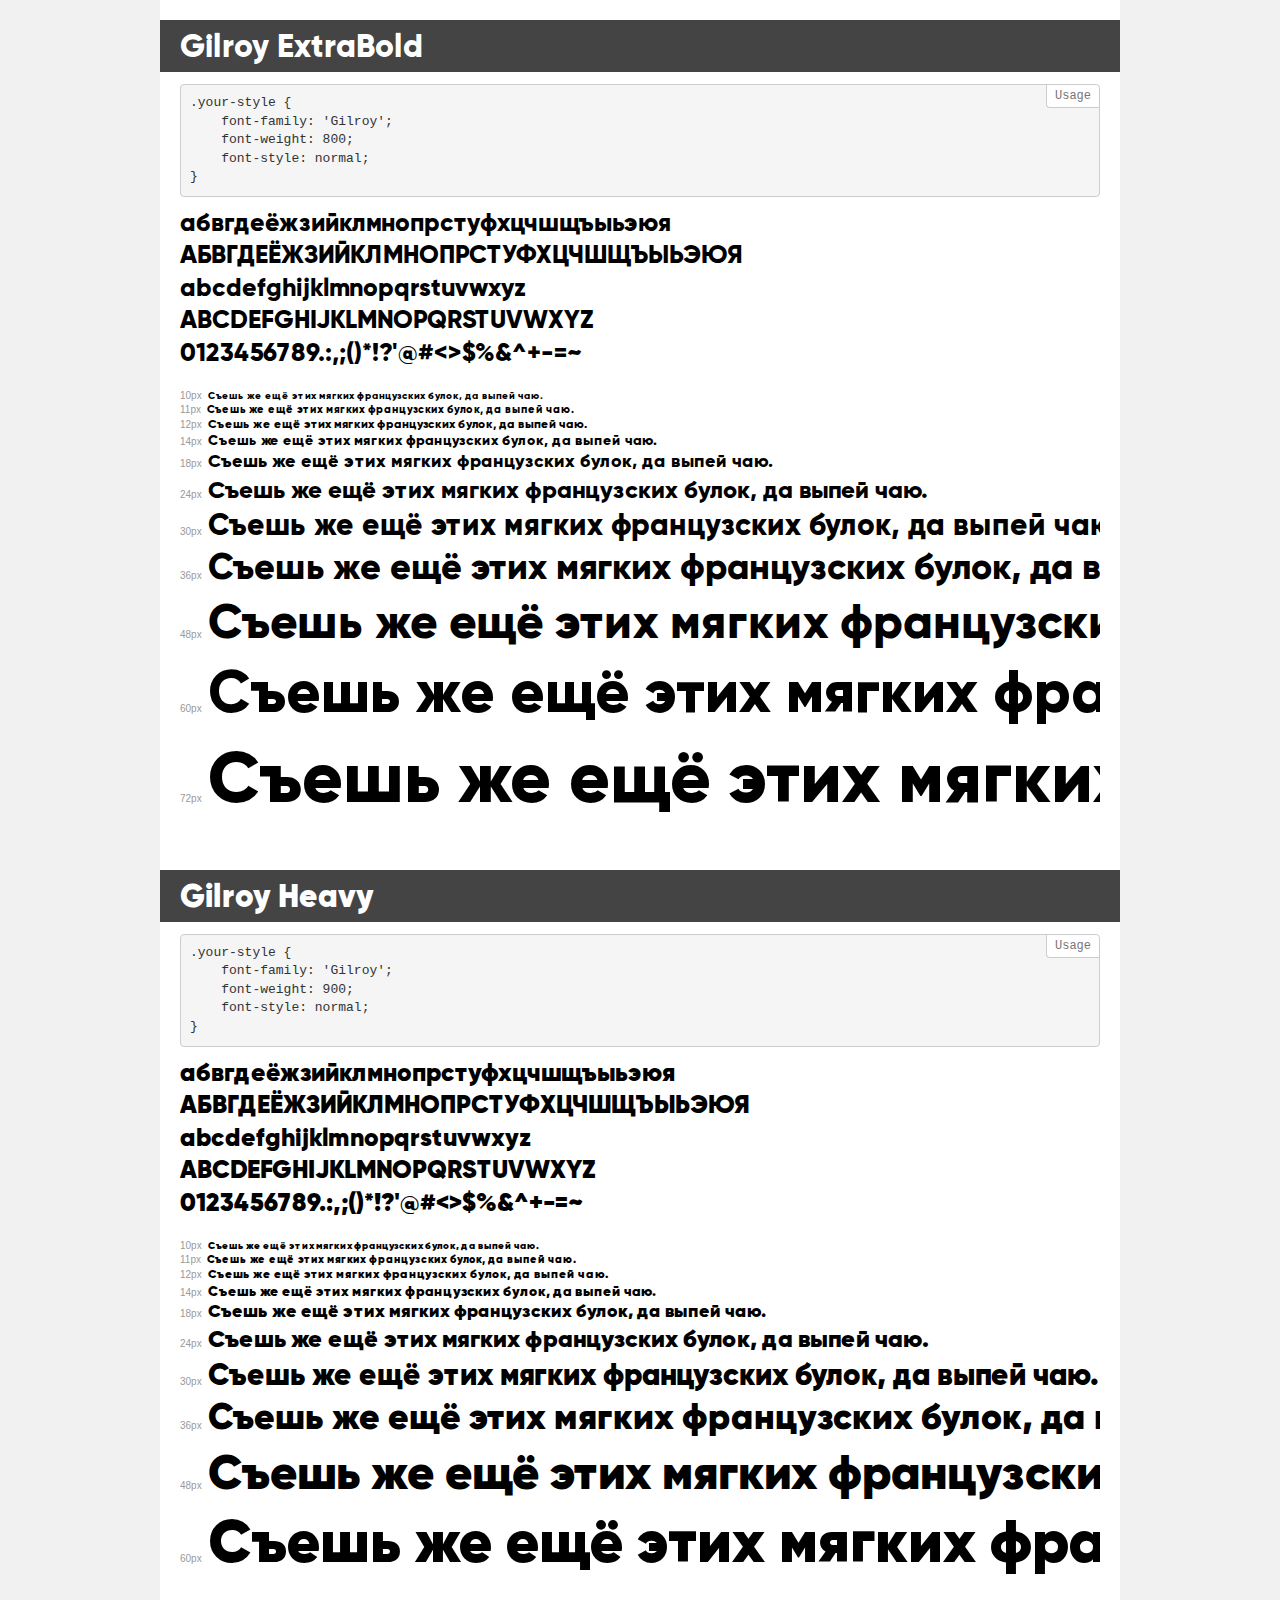
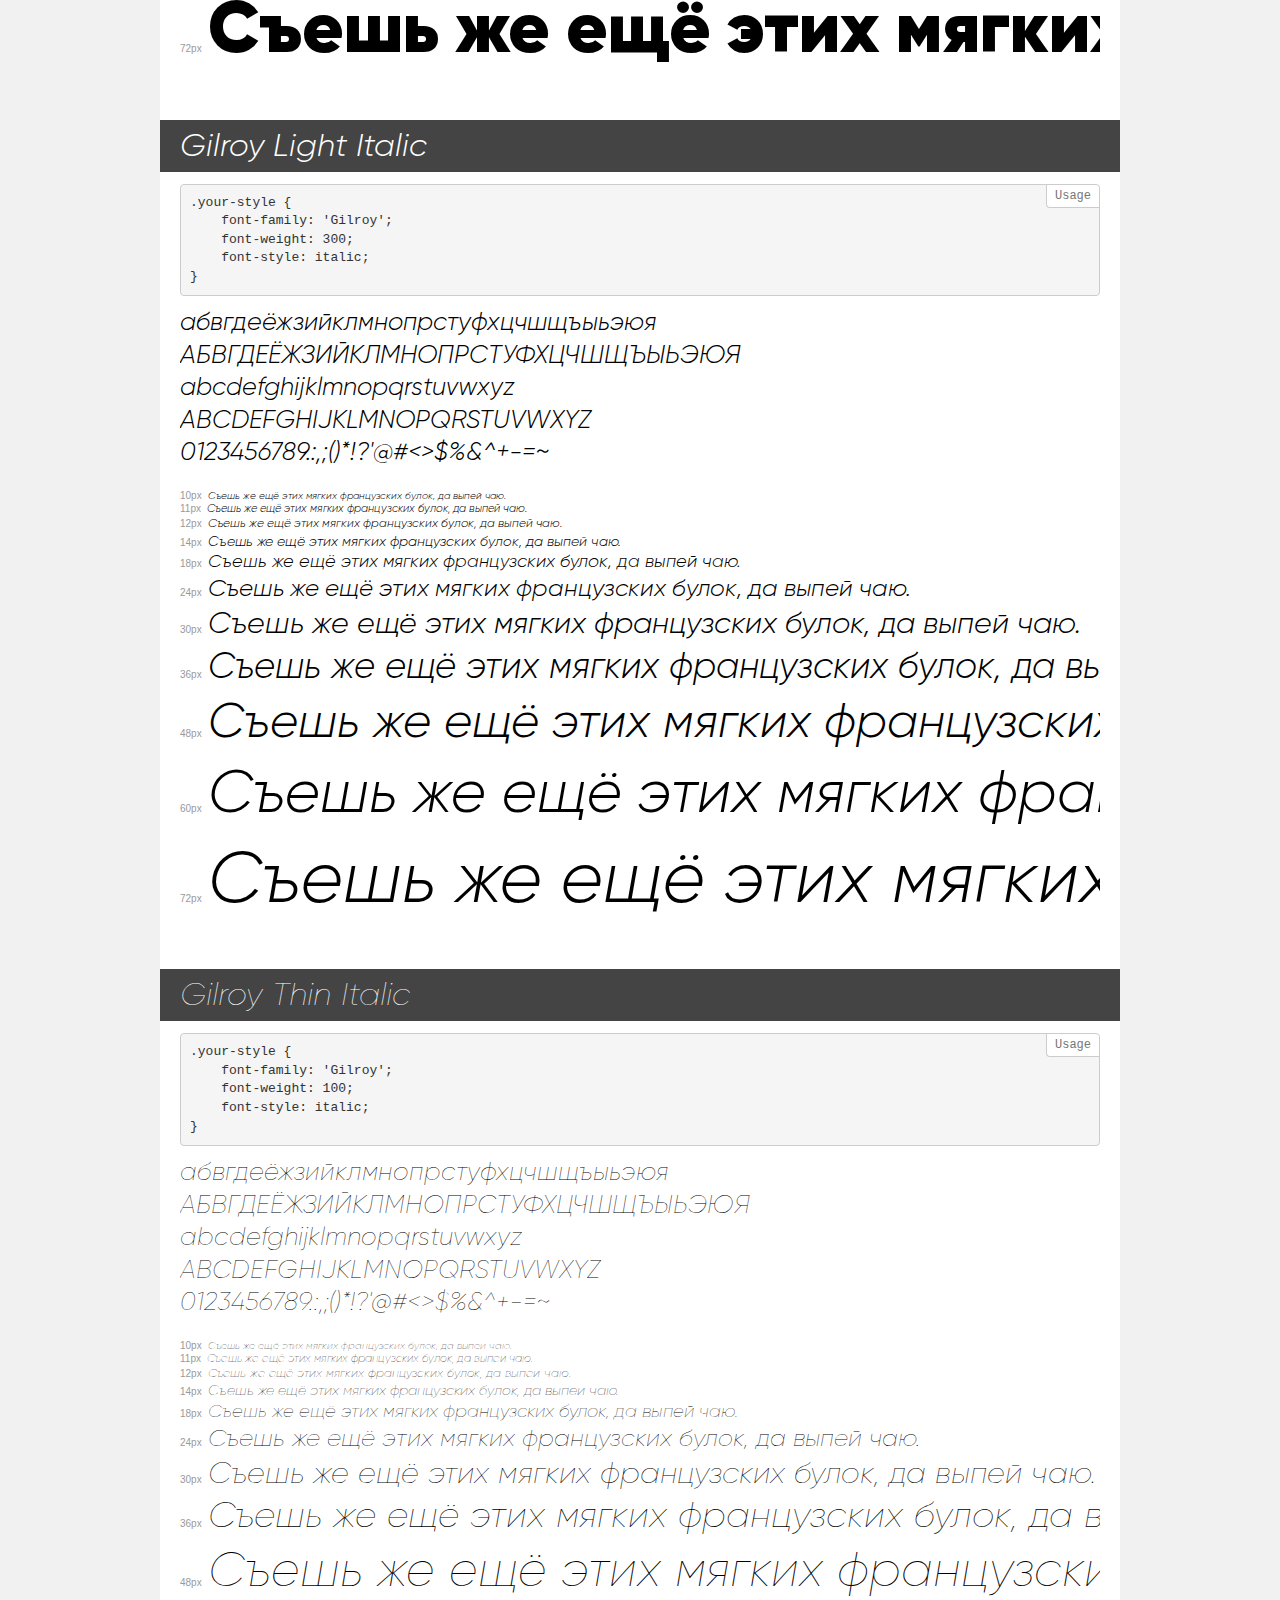
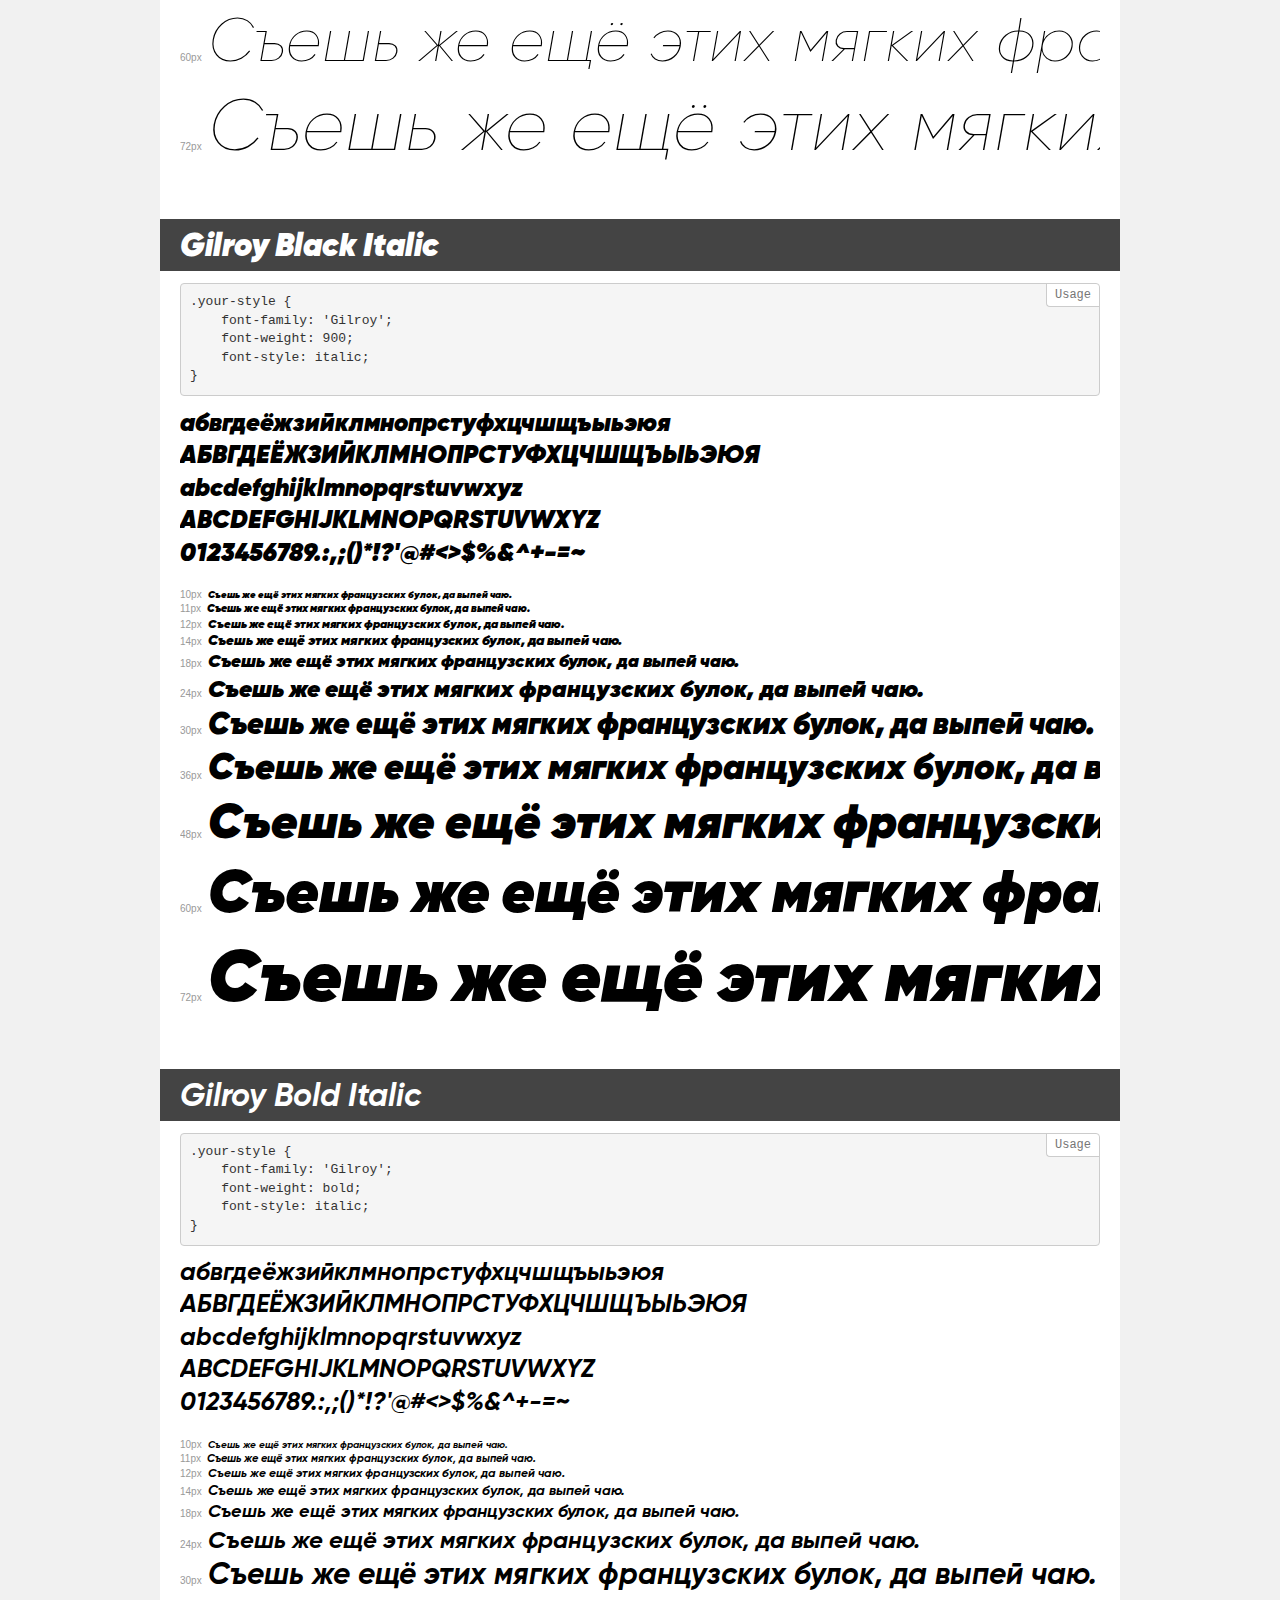
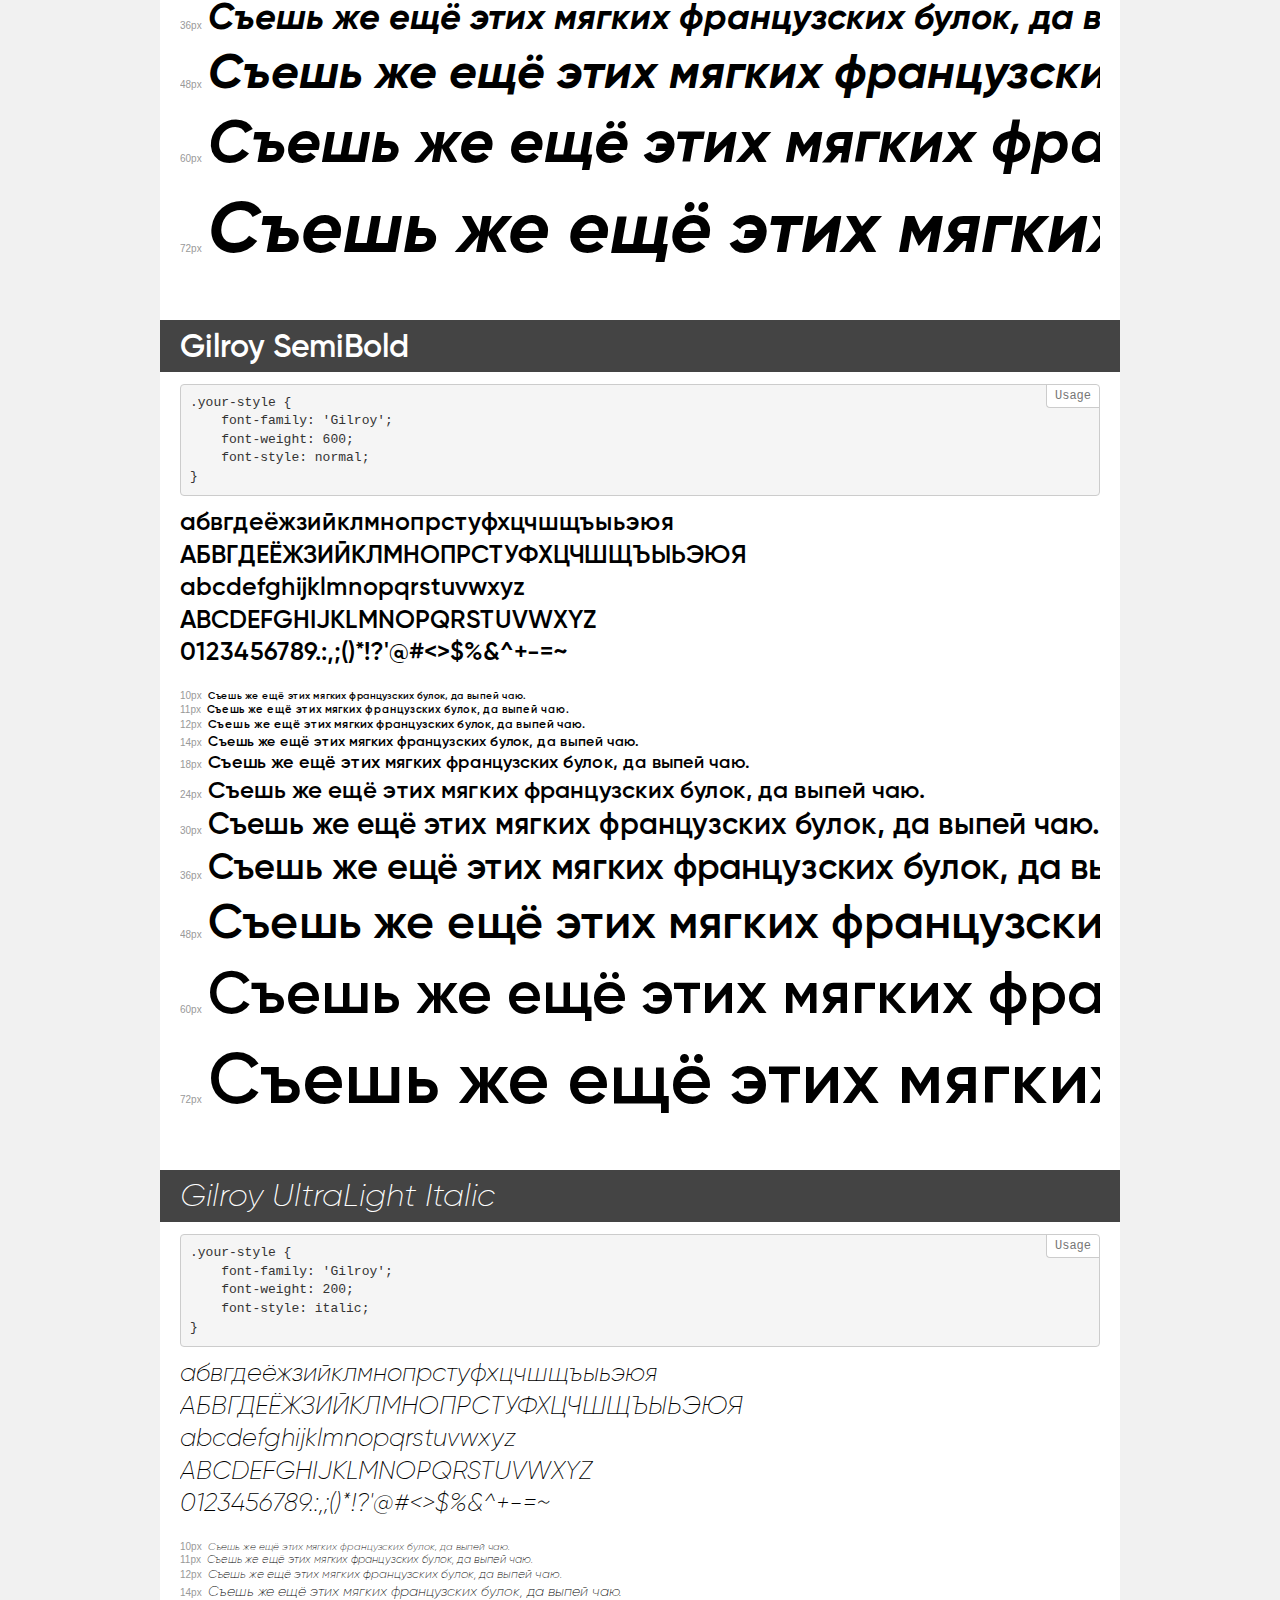
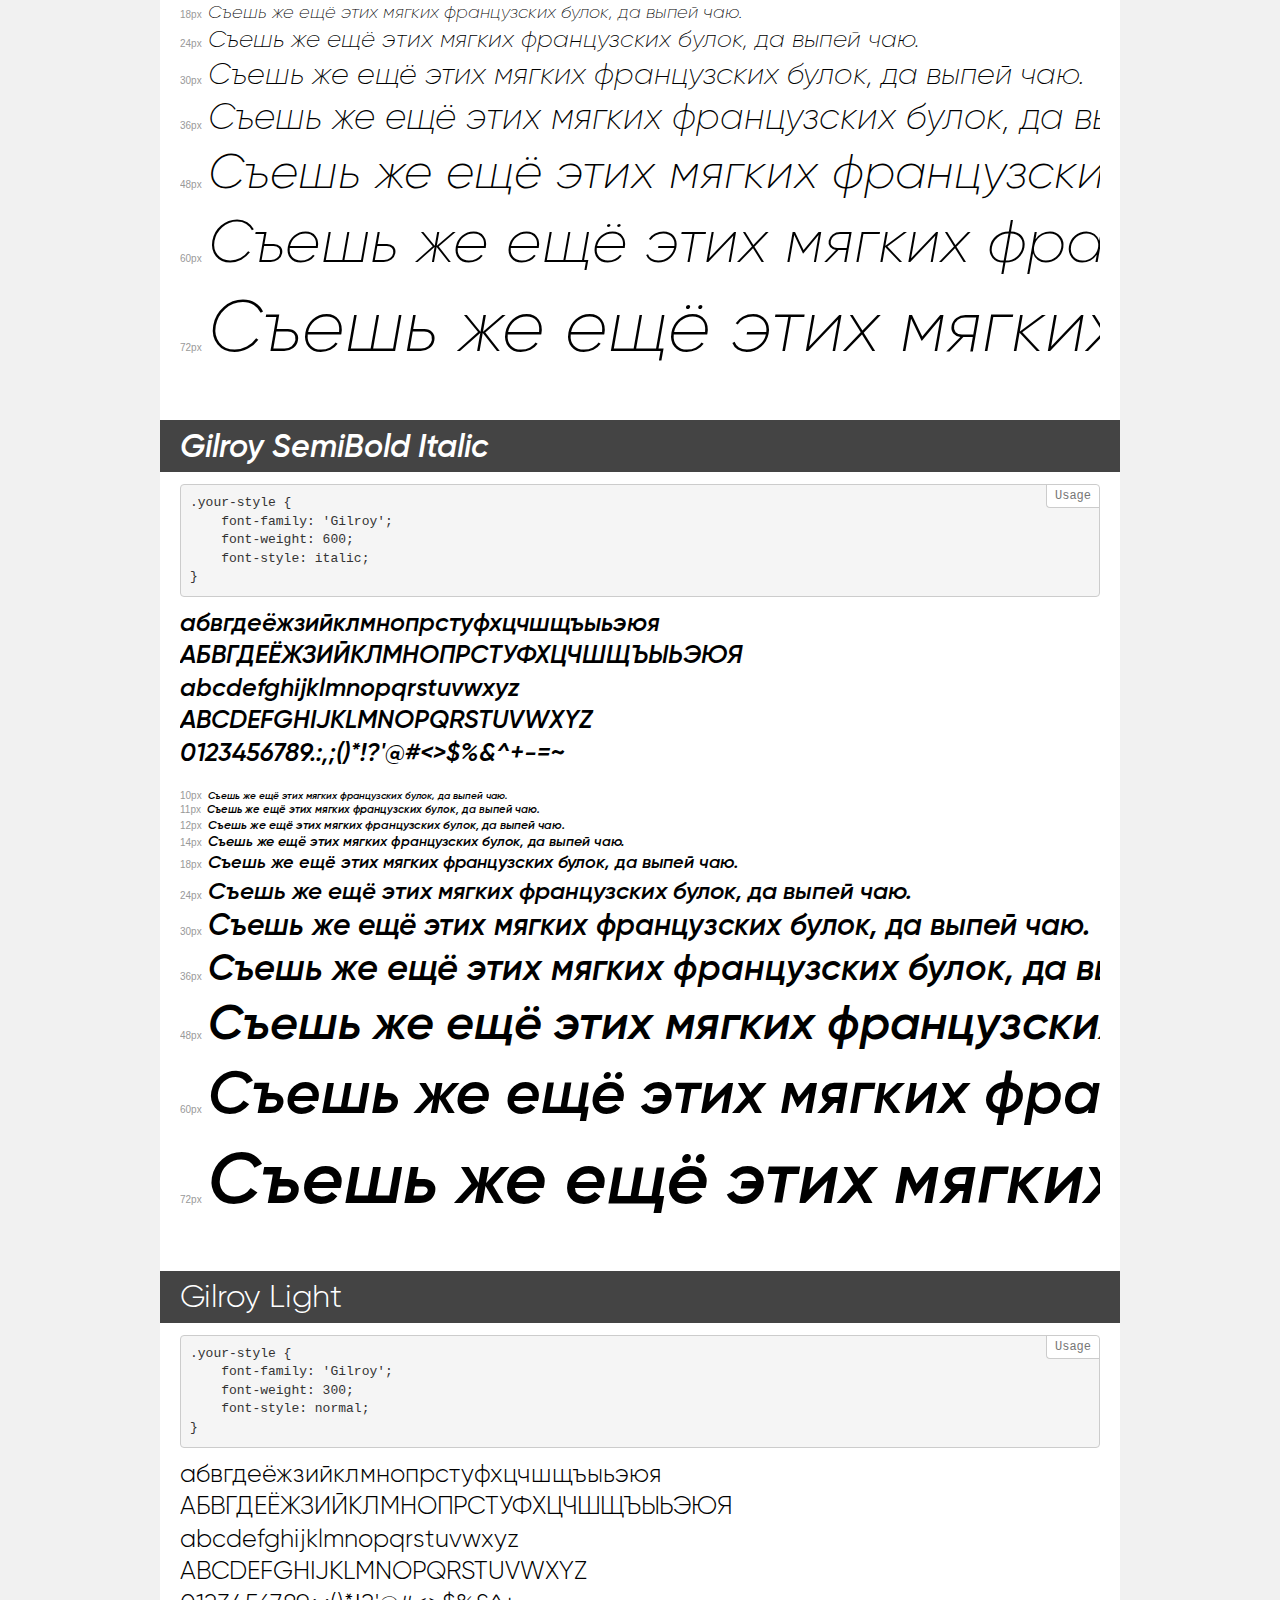
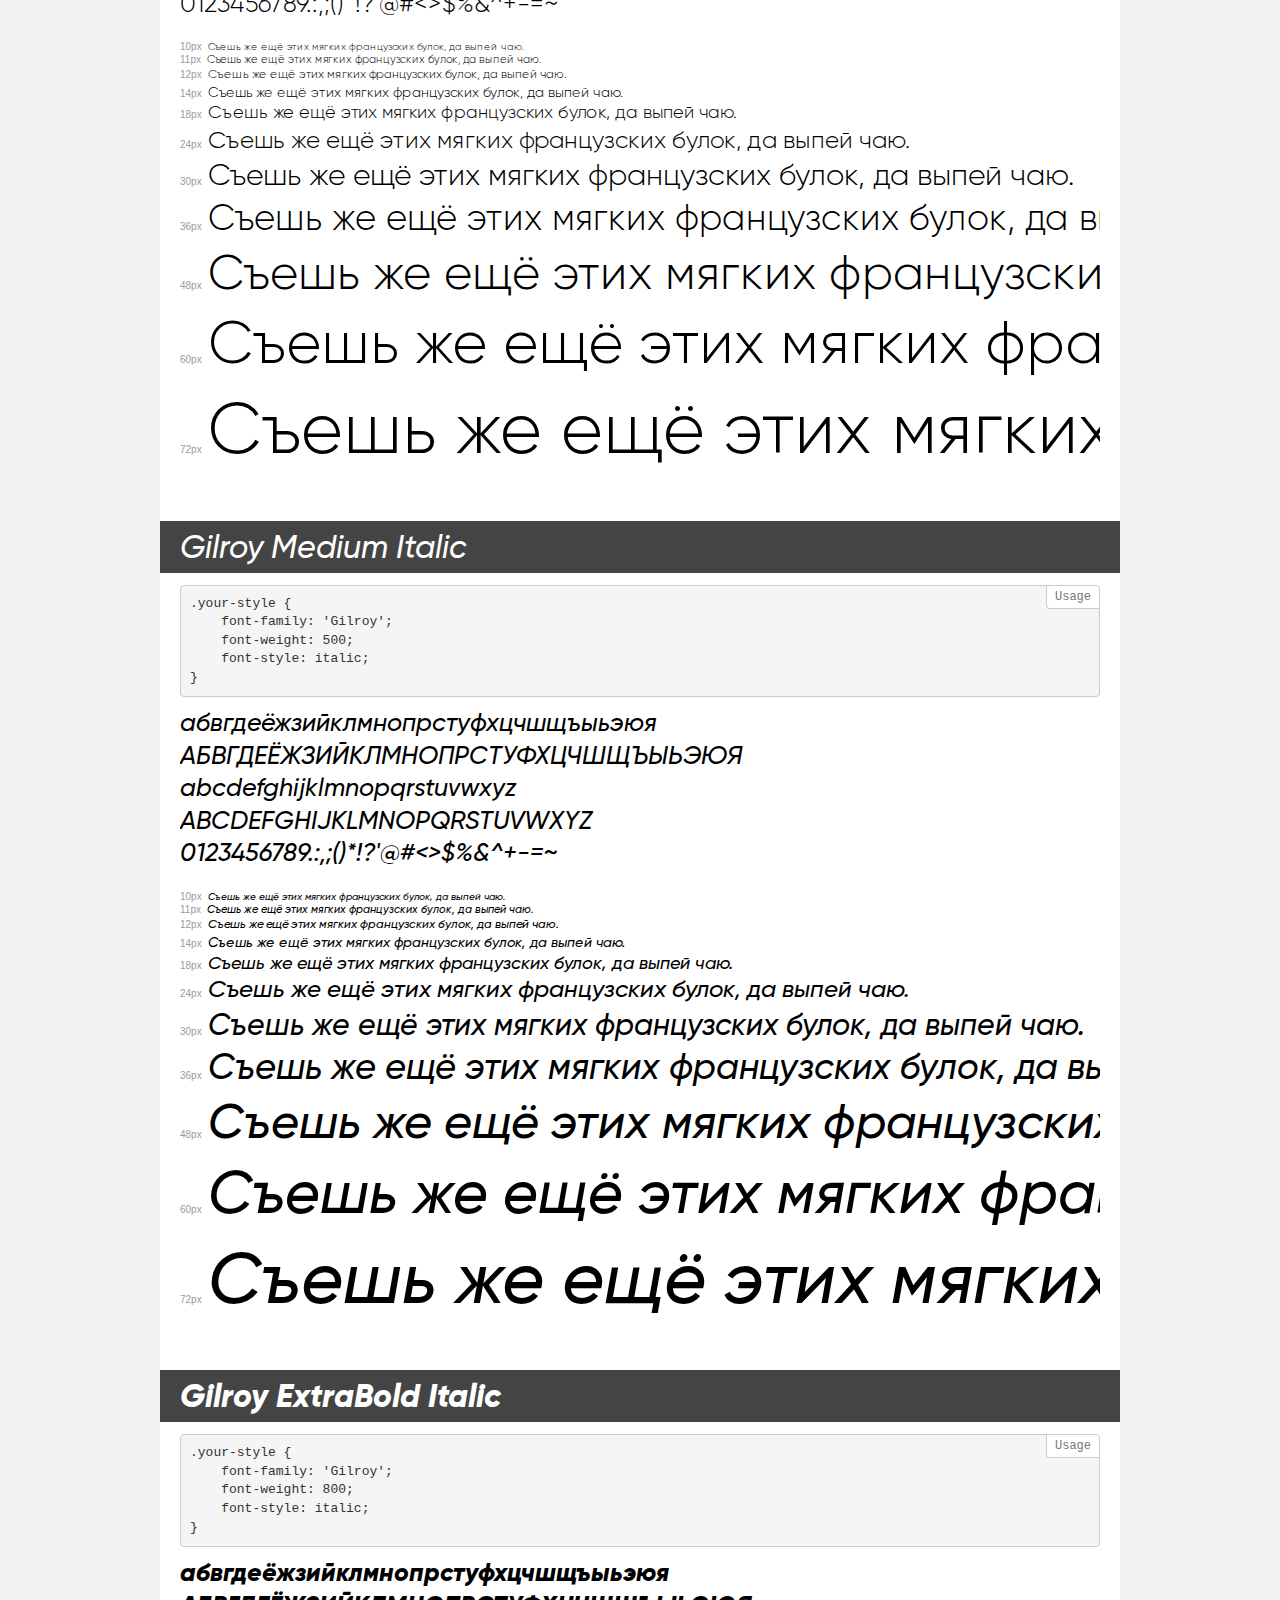
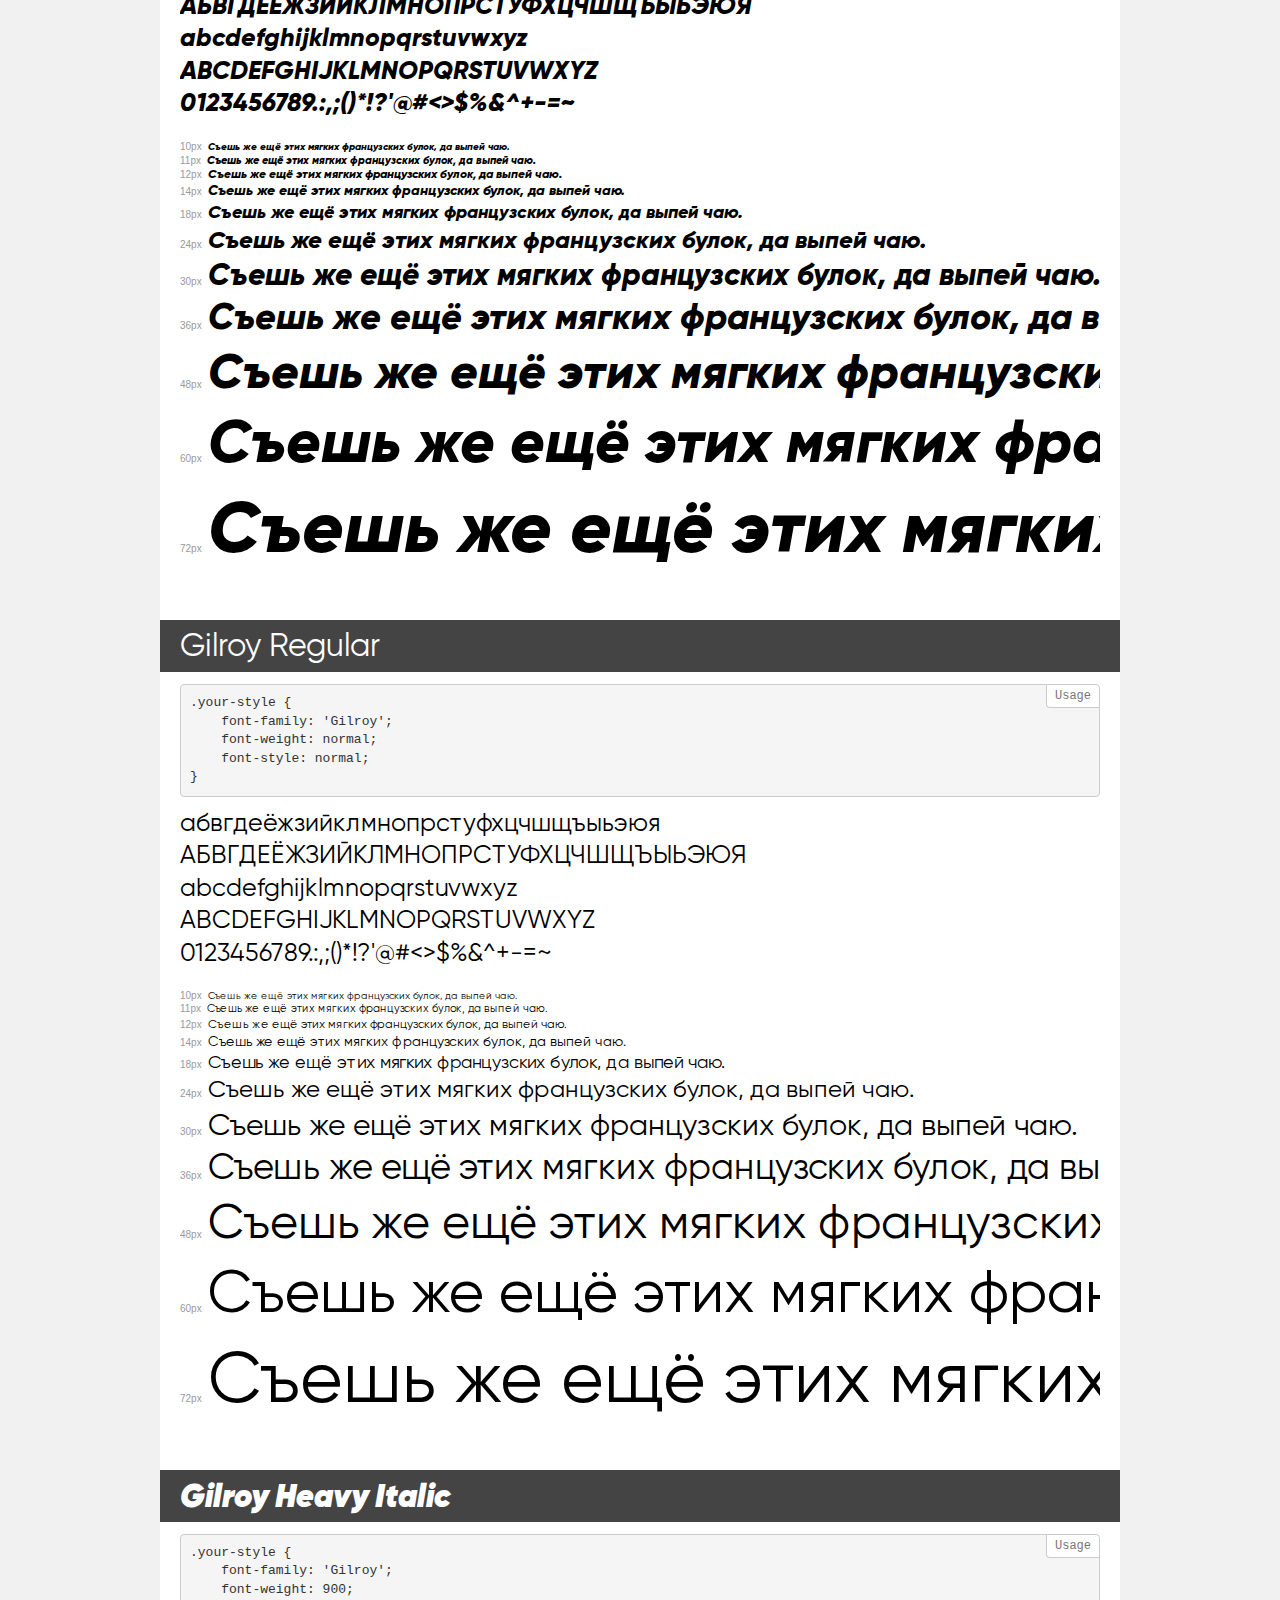
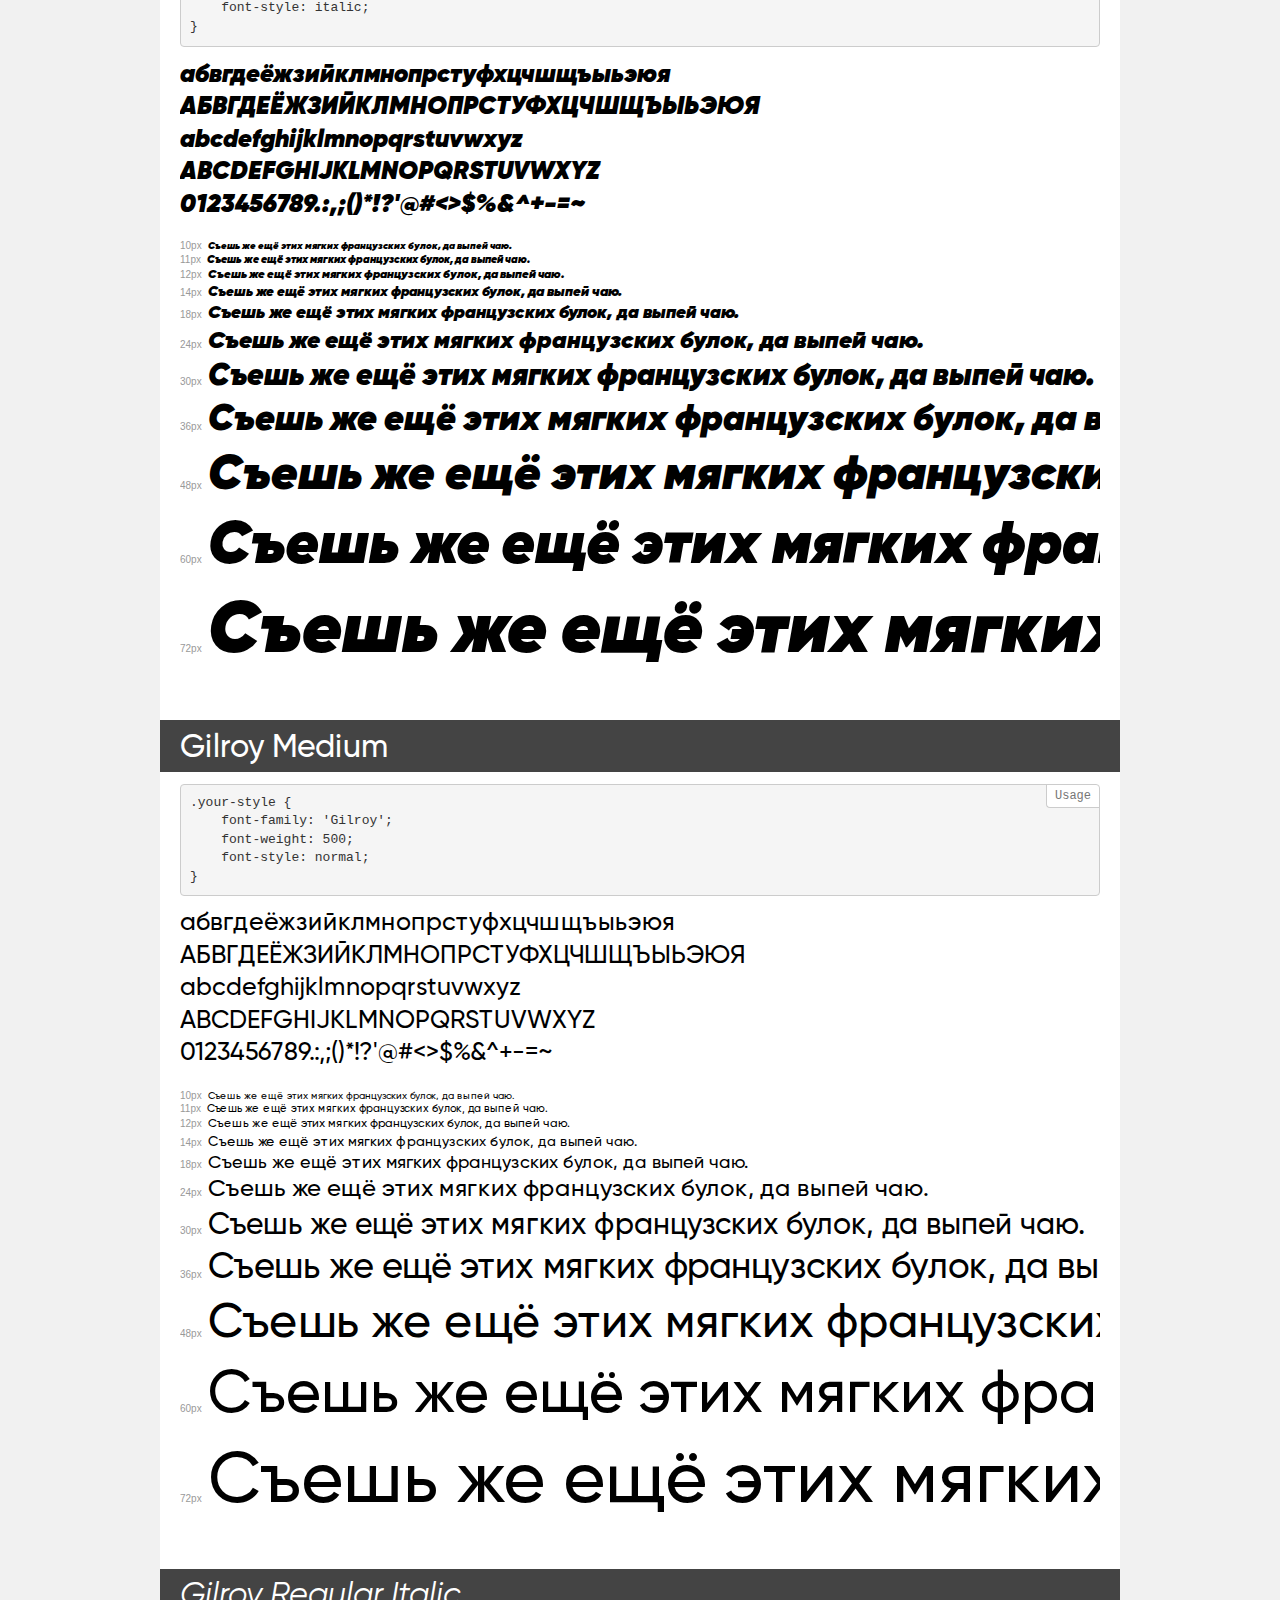
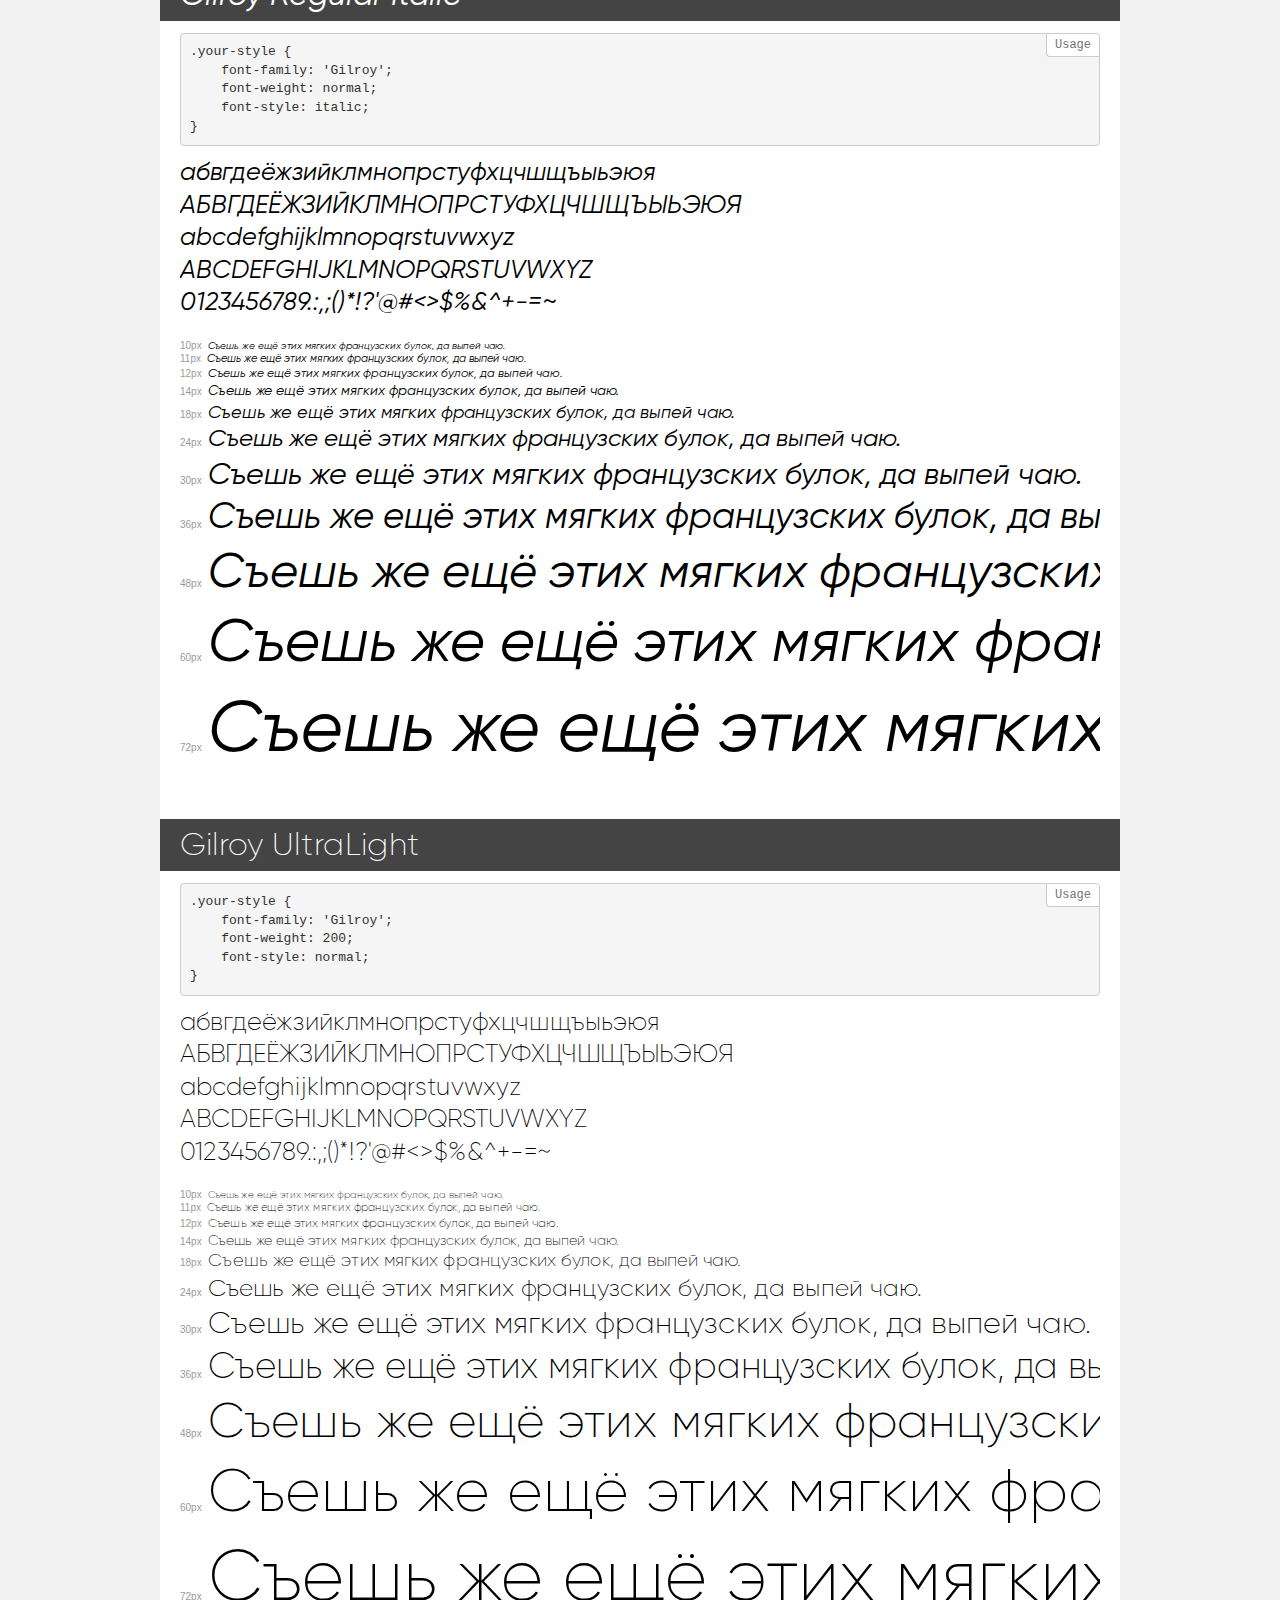
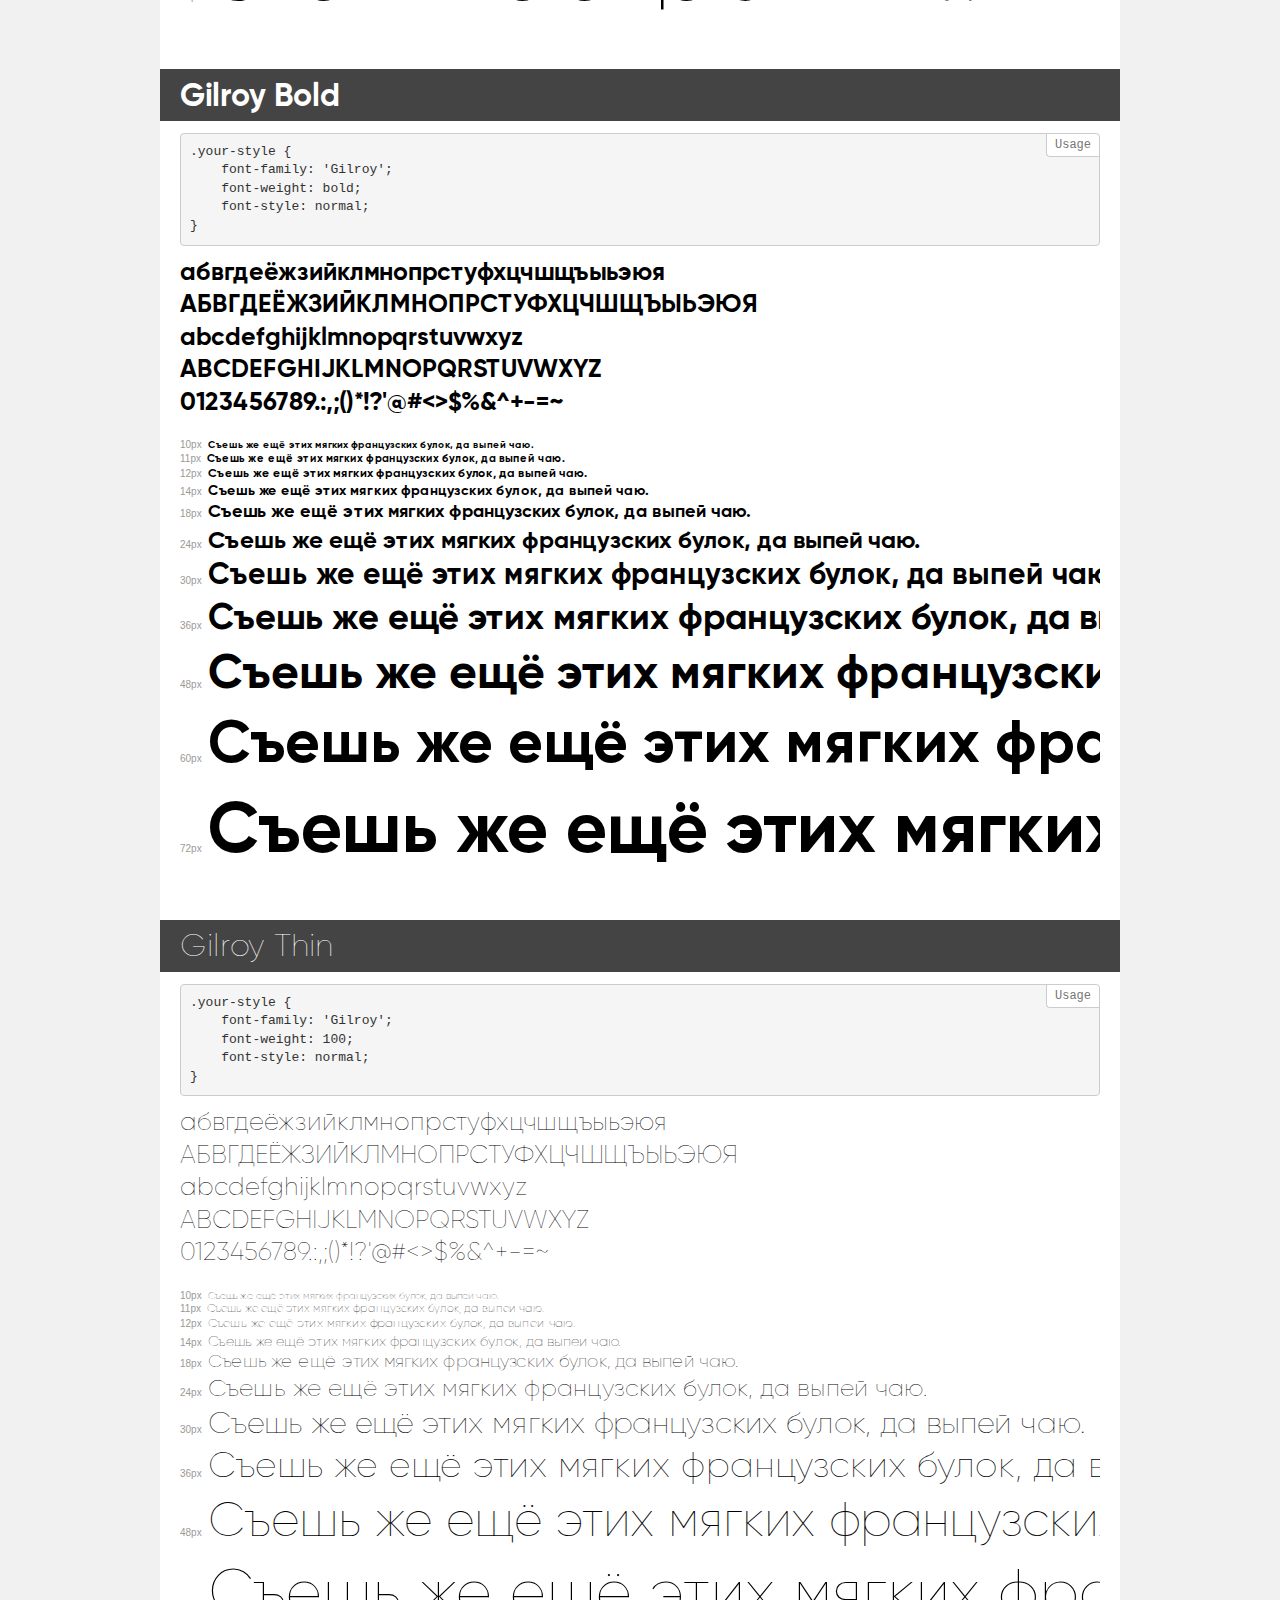
<file: src/fonts/Gilroy/demo.html>
<!DOCTYPE html>
<html>
<head>
    <meta charset="utf-8">
    <meta http-equiv="X-UA-Compatible" content="IE=edge">
    <meta name="viewport" content="width=device-width, initial-scale=1">
    <meta name="robots" content="noindex, noarchive">
    <meta name="format-detection" content="telephone=no">
    <title>Transfonter demo</title>
    <link href="stylesheet.css" rel="stylesheet">
    <style>
        /*
        http://meyerweb.com/eric/tools/css/reset/
        v2.0 | 20110126
        License: none (public domain)
        */
        html, body, div, span, applet, object, iframe,
        h1, h2, h3, h4, h5, h6, p, blockquote, pre,
        a, abbr, acronym, address, big, cite, code,
        del, dfn, em, img, ins, kbd, q, s, samp,
        small, strike, strong, sub, sup, tt, var,
        b, u, i, center,
        dl, dt, dd, ol, ul, li,
        fieldset, form, label, legend,
        table, caption, tbody, tfoot, thead, tr, th, td,
        article, aside, canvas, details, embed,
        figure, figcaption, footer, header, hgroup,
        menu, nav, output, ruby, section, summary,
        time, mark, audio, video {
            margin: 0;
            padding: 0;
            border: 0;
            font-size: 100%;
            font: inherit;
            vertical-align: baseline;
        }
        /* HTML5 display-role reset for older browsers */
        article, aside, details, figcaption, figure,
        footer, header, hgroup, menu, nav, section {
            display: block;
        }
        body {
            line-height: 1;
        }
        ol, ul {
            list-style: none;
        }
        blockquote, q {
            quotes: none;
        }
        blockquote:before, blockquote:after,
        q:before, q:after {
            content: '';
            content: none;
        }
        table {
            border-collapse: collapse;
            border-spacing: 0;
        }
        /* common styles */
        body {
            background: #f1f1f1;
            color: #000;
        }
        .page {
            background: #fff;
            width: 920px;
            margin: 0 auto;
            padding: 20px 20px 0 20px;
            overflow: hidden;
        }
        .font-container {
            overflow-x: auto;
            overflow-y: hidden;
            margin-bottom: 40px;
            line-height: 1.3;
            white-space: nowrap;
            padding-bottom: 5px;
        }
        h1 {
            position: relative;
            background: #444;
            font-size: 32px;
            color: #fff;
            padding: 10px 20px;
            margin: 0 -20px 12px -20px;
        }
        .letters {
            font-size: 25px;
            margin-bottom: 20px;
        }
        .s10:before {
            content: '10px';
        }
        .s11:before {
            content: '11px';
        }
        .s12:before {
            content: '12px';
        }
        .s14:before {
            content: '14px';
        }
        .s18:before {
            content: '18px';
        }
        .s24:before {
            content: '24px';
        }
        .s30:before {
            content: '30px';
        }
        .s36:before {
            content: '36px';
        }
        .s48:before {
            content: '48px';
        }
        .s60:before {
            content: '60px';
        }
        .s72:before {
            content: '72px';
        }
        .s10:before, .s11:before, .s12:before, .s14:before,
        .s18:before, .s24:before, .s30:before, .s36:before,
        .s48:before, .s60:before, .s72:before {
            font-family: Arial, sans-serif;
            font-size: 10px;
            font-weight: normal;
            font-style: normal;
            color: #999;
            padding-right: 6px;
        }
        pre {
            display: block;
            position: relative;
            padding: 9px;
            margin: 0 0 10px;
            font-family: Monaco, Menlo, Consolas, "Courier New", monospace !important;
            font-size: 13px;
            line-height: 1.428571429;
            color: #333;
            font-weight: normal !important;
            font-style: normal !important;
            background-color: #f5f5f5;
            border: 1px solid #ccc;
            overflow-x: auto;
            border-radius: 4px;
        }
        pre:after {
            display: block;
            position: absolute;
            right: 0;
            top: 0;
            content: 'Usage';
            line-height: 1;
            padding: 5px 8px;
            font-size: 12px;
            color: #767676;
            background-color: #fff;
            border: 1px solid #ccc;
            border-right: none;
            border-top: none;
            border-radius: 0 4px 0 4px;
            z-index: 10;
        }
        /* responsive */
        @media (max-width: 959px) {
            .page {
                width: auto;
                margin: 0;
            }
        }
    </style>
</head>
<body>
<div class="page">
    <div class="demo" style="font-family: 'Gilroy'; font-weight: 800; font-style: normal;">
        <h1>Gilroy ExtraBold</h1>
        <pre>.your-style {
    font-family: 'Gilroy';
    font-weight: 800;
    font-style: normal;
}</pre>
        <div class="font-container">
            <p class="letters">
                абвгдеёжзийклмнопрстуфхцчшщъыьэюя<br>
АБВГДЕЁЖЗИЙКЛМНОПРСТУФХЦЧШЩЪЫЬЭЮЯ<br>
abcdefghijklmnopqrstuvwxyz<br>
ABCDEFGHIJKLMNOPQRSTUVWXYZ<br>
                0123456789.:,;()*!?'@#<>$%&^+-=~
            </p>
            <p class="s10" style="font-size: 10px;">Съешь же ещё этих мягких французских булок, да выпей чаю.</p>
            <p class="s11" style="font-size: 11px;">Съешь же ещё этих мягких французских булок, да выпей чаю.</p>
            <p class="s12" style="font-size: 12px;">Съешь же ещё этих мягких французских булок, да выпей чаю.</p>
            <p class="s14" style="font-size: 14px;">Съешь же ещё этих мягких французских булок, да выпей чаю.</p>
            <p class="s18" style="font-size: 18px;">Съешь же ещё этих мягких французских булок, да выпей чаю.</p>
            <p class="s24" style="font-size: 24px;">Съешь же ещё этих мягких французских булок, да выпей чаю.</p>
            <p class="s30" style="font-size: 30px;">Съешь же ещё этих мягких французских булок, да выпей чаю.</p>
            <p class="s36" style="font-size: 36px;">Съешь же ещё этих мягких французских булок, да выпей чаю.</p>
            <p class="s48" style="font-size: 48px;">Съешь же ещё этих мягких французских булок, да выпей чаю.</p>
            <p class="s60" style="font-size: 60px;">Съешь же ещё этих мягких французских булок, да выпей чаю.</p>
            <p class="s72" style="font-size: 72px;">Съешь же ещё этих мягких французских булок, да выпей чаю.</p>
        </div>
    </div>
    <div class="demo" style="font-family: 'Gilroy'; font-weight: 900; font-style: normal;">
        <h1>Gilroy Heavy</h1>
        <pre>.your-style {
    font-family: 'Gilroy';
    font-weight: 900;
    font-style: normal;
}</pre>
        <div class="font-container">
            <p class="letters">
                абвгдеёжзийклмнопрстуфхцчшщъыьэюя<br>
АБВГДЕЁЖЗИЙКЛМНОПРСТУФХЦЧШЩЪЫЬЭЮЯ<br>
abcdefghijklmnopqrstuvwxyz<br>
ABCDEFGHIJKLMNOPQRSTUVWXYZ<br>
                0123456789.:,;()*!?'@#<>$%&^+-=~
            </p>
            <p class="s10" style="font-size: 10px;">Съешь же ещё этих мягких французских булок, да выпей чаю.</p>
            <p class="s11" style="font-size: 11px;">Съешь же ещё этих мягких французских булок, да выпей чаю.</p>
            <p class="s12" style="font-size: 12px;">Съешь же ещё этих мягких французских булок, да выпей чаю.</p>
            <p class="s14" style="font-size: 14px;">Съешь же ещё этих мягких французских булок, да выпей чаю.</p>
            <p class="s18" style="font-size: 18px;">Съешь же ещё этих мягких французских булок, да выпей чаю.</p>
            <p class="s24" style="font-size: 24px;">Съешь же ещё этих мягких французских булок, да выпей чаю.</p>
            <p class="s30" style="font-size: 30px;">Съешь же ещё этих мягких французских булок, да выпей чаю.</p>
            <p class="s36" style="font-size: 36px;">Съешь же ещё этих мягких французских булок, да выпей чаю.</p>
            <p class="s48" style="font-size: 48px;">Съешь же ещё этих мягких французских булок, да выпей чаю.</p>
            <p class="s60" style="font-size: 60px;">Съешь же ещё этих мягких французских булок, да выпей чаю.</p>
            <p class="s72" style="font-size: 72px;">Съешь же ещё этих мягких французских булок, да выпей чаю.</p>
        </div>
    </div>
    <div class="demo" style="font-family: 'Gilroy'; font-weight: 300; font-style: italic;">
        <h1>Gilroy Light Italic</h1>
        <pre>.your-style {
    font-family: 'Gilroy';
    font-weight: 300;
    font-style: italic;
}</pre>
        <div class="font-container">
            <p class="letters">
                абвгдеёжзийклмнопрстуфхцчшщъыьэюя<br>
АБВГДЕЁЖЗИЙКЛМНОПРСТУФХЦЧШЩЪЫЬЭЮЯ<br>
abcdefghijklmnopqrstuvwxyz<br>
ABCDEFGHIJKLMNOPQRSTUVWXYZ<br>
                0123456789.:,;()*!?'@#<>$%&^+-=~
            </p>
            <p class="s10" style="font-size: 10px;">Съешь же ещё этих мягких французских булок, да выпей чаю.</p>
            <p class="s11" style="font-size: 11px;">Съешь же ещё этих мягких французских булок, да выпей чаю.</p>
            <p class="s12" style="font-size: 12px;">Съешь же ещё этих мягких французских булок, да выпей чаю.</p>
            <p class="s14" style="font-size: 14px;">Съешь же ещё этих мягких французских булок, да выпей чаю.</p>
            <p class="s18" style="font-size: 18px;">Съешь же ещё этих мягких французских булок, да выпей чаю.</p>
            <p class="s24" style="font-size: 24px;">Съешь же ещё этих мягких французских булок, да выпей чаю.</p>
            <p class="s30" style="font-size: 30px;">Съешь же ещё этих мягких французских булок, да выпей чаю.</p>
            <p class="s36" style="font-size: 36px;">Съешь же ещё этих мягких французских булок, да выпей чаю.</p>
            <p class="s48" style="font-size: 48px;">Съешь же ещё этих мягких французских булок, да выпей чаю.</p>
            <p class="s60" style="font-size: 60px;">Съешь же ещё этих мягких французских булок, да выпей чаю.</p>
            <p class="s72" style="font-size: 72px;">Съешь же ещё этих мягких французских булок, да выпей чаю.</p>
        </div>
    </div>
    <div class="demo" style="font-family: 'Gilroy'; font-weight: 100; font-style: italic;">
        <h1>Gilroy Thin Italic</h1>
        <pre>.your-style {
    font-family: 'Gilroy';
    font-weight: 100;
    font-style: italic;
}</pre>
        <div class="font-container">
            <p class="letters">
                абвгдеёжзийклмнопрстуфхцчшщъыьэюя<br>
АБВГДЕЁЖЗИЙКЛМНОПРСТУФХЦЧШЩЪЫЬЭЮЯ<br>
abcdefghijklmnopqrstuvwxyz<br>
ABCDEFGHIJKLMNOPQRSTUVWXYZ<br>
                0123456789.:,;()*!?'@#<>$%&^+-=~
            </p>
            <p class="s10" style="font-size: 10px;">Съешь же ещё этих мягких французских булок, да выпей чаю.</p>
            <p class="s11" style="font-size: 11px;">Съешь же ещё этих мягких французских булок, да выпей чаю.</p>
            <p class="s12" style="font-size: 12px;">Съешь же ещё этих мягких французских булок, да выпей чаю.</p>
            <p class="s14" style="font-size: 14px;">Съешь же ещё этих мягких французских булок, да выпей чаю.</p>
            <p class="s18" style="font-size: 18px;">Съешь же ещё этих мягких французских булок, да выпей чаю.</p>
            <p class="s24" style="font-size: 24px;">Съешь же ещё этих мягких французских булок, да выпей чаю.</p>
            <p class="s30" style="font-size: 30px;">Съешь же ещё этих мягких французских булок, да выпей чаю.</p>
            <p class="s36" style="font-size: 36px;">Съешь же ещё этих мягких французских булок, да выпей чаю.</p>
            <p class="s48" style="font-size: 48px;">Съешь же ещё этих мягких французских булок, да выпей чаю.</p>
            <p class="s60" style="font-size: 60px;">Съешь же ещё этих мягких французских булок, да выпей чаю.</p>
            <p class="s72" style="font-size: 72px;">Съешь же ещё этих мягких французских булок, да выпей чаю.</p>
        </div>
    </div>
    <div class="demo" style="font-family: 'Gilroy'; font-weight: 900; font-style: italic;">
        <h1>Gilroy Black Italic</h1>
        <pre>.your-style {
    font-family: 'Gilroy';
    font-weight: 900;
    font-style: italic;
}</pre>
        <div class="font-container">
            <p class="letters">
                абвгдеёжзийклмнопрстуфхцчшщъыьэюя<br>
АБВГДЕЁЖЗИЙКЛМНОПРСТУФХЦЧШЩЪЫЬЭЮЯ<br>
abcdefghijklmnopqrstuvwxyz<br>
ABCDEFGHIJKLMNOPQRSTUVWXYZ<br>
                0123456789.:,;()*!?'@#<>$%&^+-=~
            </p>
            <p class="s10" style="font-size: 10px;">Съешь же ещё этих мягких французских булок, да выпей чаю.</p>
            <p class="s11" style="font-size: 11px;">Съешь же ещё этих мягких французских булок, да выпей чаю.</p>
            <p class="s12" style="font-size: 12px;">Съешь же ещё этих мягких французских булок, да выпей чаю.</p>
            <p class="s14" style="font-size: 14px;">Съешь же ещё этих мягких французских булок, да выпей чаю.</p>
            <p class="s18" style="font-size: 18px;">Съешь же ещё этих мягких французских булок, да выпей чаю.</p>
            <p class="s24" style="font-size: 24px;">Съешь же ещё этих мягких французских булок, да выпей чаю.</p>
            <p class="s30" style="font-size: 30px;">Съешь же ещё этих мягких французских булок, да выпей чаю.</p>
            <p class="s36" style="font-size: 36px;">Съешь же ещё этих мягких французских булок, да выпей чаю.</p>
            <p class="s48" style="font-size: 48px;">Съешь же ещё этих мягких французских булок, да выпей чаю.</p>
            <p class="s60" style="font-size: 60px;">Съешь же ещё этих мягких французских булок, да выпей чаю.</p>
            <p class="s72" style="font-size: 72px;">Съешь же ещё этих мягких французских булок, да выпей чаю.</p>
        </div>
    </div>
    <div class="demo" style="font-family: 'Gilroy'; font-weight: bold; font-style: italic;">
        <h1>Gilroy Bold Italic</h1>
        <pre>.your-style {
    font-family: 'Gilroy';
    font-weight: bold;
    font-style: italic;
}</pre>
        <div class="font-container">
            <p class="letters">
                абвгдеёжзийклмнопрстуфхцчшщъыьэюя<br>
АБВГДЕЁЖЗИЙКЛМНОПРСТУФХЦЧШЩЪЫЬЭЮЯ<br>
abcdefghijklmnopqrstuvwxyz<br>
ABCDEFGHIJKLMNOPQRSTUVWXYZ<br>
                0123456789.:,;()*!?'@#<>$%&^+-=~
            </p>
            <p class="s10" style="font-size: 10px;">Съешь же ещё этих мягких французских булок, да выпей чаю.</p>
            <p class="s11" style="font-size: 11px;">Съешь же ещё этих мягких французских булок, да выпей чаю.</p>
            <p class="s12" style="font-size: 12px;">Съешь же ещё этих мягких французских булок, да выпей чаю.</p>
            <p class="s14" style="font-size: 14px;">Съешь же ещё этих мягких французских булок, да выпей чаю.</p>
            <p class="s18" style="font-size: 18px;">Съешь же ещё этих мягких французских булок, да выпей чаю.</p>
            <p class="s24" style="font-size: 24px;">Съешь же ещё этих мягких французских булок, да выпей чаю.</p>
            <p class="s30" style="font-size: 30px;">Съешь же ещё этих мягких французских булок, да выпей чаю.</p>
            <p class="s36" style="font-size: 36px;">Съешь же ещё этих мягких французских булок, да выпей чаю.</p>
            <p class="s48" style="font-size: 48px;">Съешь же ещё этих мягких французских булок, да выпей чаю.</p>
            <p class="s60" style="font-size: 60px;">Съешь же ещё этих мягких французских булок, да выпей чаю.</p>
            <p class="s72" style="font-size: 72px;">Съешь же ещё этих мягких французских булок, да выпей чаю.</p>
        </div>
    </div>
    <div class="demo" style="font-family: 'Gilroy'; font-weight: 600; font-style: normal;">
        <h1>Gilroy SemiBold</h1>
        <pre>.your-style {
    font-family: 'Gilroy';
    font-weight: 600;
    font-style: normal;
}</pre>
        <div class="font-container">
            <p class="letters">
                абвгдеёжзийклмнопрстуфхцчшщъыьэюя<br>
АБВГДЕЁЖЗИЙКЛМНОПРСТУФХЦЧШЩЪЫЬЭЮЯ<br>
abcdefghijklmnopqrstuvwxyz<br>
ABCDEFGHIJKLMNOPQRSTUVWXYZ<br>
                0123456789.:,;()*!?'@#<>$%&^+-=~
            </p>
            <p class="s10" style="font-size: 10px;">Съешь же ещё этих мягких французских булок, да выпей чаю.</p>
            <p class="s11" style="font-size: 11px;">Съешь же ещё этих мягких французских булок, да выпей чаю.</p>
            <p class="s12" style="font-size: 12px;">Съешь же ещё этих мягких французских булок, да выпей чаю.</p>
            <p class="s14" style="font-size: 14px;">Съешь же ещё этих мягких французских булок, да выпей чаю.</p>
            <p class="s18" style="font-size: 18px;">Съешь же ещё этих мягких французских булок, да выпей чаю.</p>
            <p class="s24" style="font-size: 24px;">Съешь же ещё этих мягких французских булок, да выпей чаю.</p>
            <p class="s30" style="font-size: 30px;">Съешь же ещё этих мягких французских булок, да выпей чаю.</p>
            <p class="s36" style="font-size: 36px;">Съешь же ещё этих мягких французских булок, да выпей чаю.</p>
            <p class="s48" style="font-size: 48px;">Съешь же ещё этих мягких французских булок, да выпей чаю.</p>
            <p class="s60" style="font-size: 60px;">Съешь же ещё этих мягких французских булок, да выпей чаю.</p>
            <p class="s72" style="font-size: 72px;">Съешь же ещё этих мягких французских булок, да выпей чаю.</p>
        </div>
    </div>
    <div class="demo" style="font-family: 'Gilroy'; font-weight: 200; font-style: italic;">
        <h1>Gilroy UltraLight Italic</h1>
        <pre>.your-style {
    font-family: 'Gilroy';
    font-weight: 200;
    font-style: italic;
}</pre>
        <div class="font-container">
            <p class="letters">
                абвгдеёжзийклмнопрстуфхцчшщъыьэюя<br>
АБВГДЕЁЖЗИЙКЛМНОПРСТУФХЦЧШЩЪЫЬЭЮЯ<br>
abcdefghijklmnopqrstuvwxyz<br>
ABCDEFGHIJKLMNOPQRSTUVWXYZ<br>
                0123456789.:,;()*!?'@#<>$%&^+-=~
            </p>
            <p class="s10" style="font-size: 10px;">Съешь же ещё этих мягких французских булок, да выпей чаю.</p>
            <p class="s11" style="font-size: 11px;">Съешь же ещё этих мягких французских булок, да выпей чаю.</p>
            <p class="s12" style="font-size: 12px;">Съешь же ещё этих мягких французских булок, да выпей чаю.</p>
            <p class="s14" style="font-size: 14px;">Съешь же ещё этих мягких французских булок, да выпей чаю.</p>
            <p class="s18" style="font-size: 18px;">Съешь же ещё этих мягких французских булок, да выпей чаю.</p>
            <p class="s24" style="font-size: 24px;">Съешь же ещё этих мягких французских булок, да выпей чаю.</p>
            <p class="s30" style="font-size: 30px;">Съешь же ещё этих мягких французских булок, да выпей чаю.</p>
            <p class="s36" style="font-size: 36px;">Съешь же ещё этих мягких французских булок, да выпей чаю.</p>
            <p class="s48" style="font-size: 48px;">Съешь же ещё этих мягких французских булок, да выпей чаю.</p>
            <p class="s60" style="font-size: 60px;">Съешь же ещё этих мягких французских булок, да выпей чаю.</p>
            <p class="s72" style="font-size: 72px;">Съешь же ещё этих мягких французских булок, да выпей чаю.</p>
        </div>
    </div>
    <div class="demo" style="font-family: 'Gilroy'; font-weight: 600; font-style: italic;">
        <h1>Gilroy SemiBold Italic</h1>
        <pre>.your-style {
    font-family: 'Gilroy';
    font-weight: 600;
    font-style: italic;
}</pre>
        <div class="font-container">
            <p class="letters">
                абвгдеёжзийклмнопрстуфхцчшщъыьэюя<br>
АБВГДЕЁЖЗИЙКЛМНОПРСТУФХЦЧШЩЪЫЬЭЮЯ<br>
abcdefghijklmnopqrstuvwxyz<br>
ABCDEFGHIJKLMNOPQRSTUVWXYZ<br>
                0123456789.:,;()*!?'@#<>$%&^+-=~
            </p>
            <p class="s10" style="font-size: 10px;">Съешь же ещё этих мягких французских булок, да выпей чаю.</p>
            <p class="s11" style="font-size: 11px;">Съешь же ещё этих мягких французских булок, да выпей чаю.</p>
            <p class="s12" style="font-size: 12px;">Съешь же ещё этих мягких французских булок, да выпей чаю.</p>
            <p class="s14" style="font-size: 14px;">Съешь же ещё этих мягких французских булок, да выпей чаю.</p>
            <p class="s18" style="font-size: 18px;">Съешь же ещё этих мягких французских булок, да выпей чаю.</p>
            <p class="s24" style="font-size: 24px;">Съешь же ещё этих мягких французских булок, да выпей чаю.</p>
            <p class="s30" style="font-size: 30px;">Съешь же ещё этих мягких французских булок, да выпей чаю.</p>
            <p class="s36" style="font-size: 36px;">Съешь же ещё этих мягких французских булок, да выпей чаю.</p>
            <p class="s48" style="font-size: 48px;">Съешь же ещё этих мягких французских булок, да выпей чаю.</p>
            <p class="s60" style="font-size: 60px;">Съешь же ещё этих мягких французских булок, да выпей чаю.</p>
            <p class="s72" style="font-size: 72px;">Съешь же ещё этих мягких французских булок, да выпей чаю.</p>
        </div>
    </div>
    <div class="demo" style="font-family: 'Gilroy'; font-weight: 300; font-style: normal;">
        <h1>Gilroy Light</h1>
        <pre>.your-style {
    font-family: 'Gilroy';
    font-weight: 300;
    font-style: normal;
}</pre>
        <div class="font-container">
            <p class="letters">
                абвгдеёжзийклмнопрстуфхцчшщъыьэюя<br>
АБВГДЕЁЖЗИЙКЛМНОПРСТУФХЦЧШЩЪЫЬЭЮЯ<br>
abcdefghijklmnopqrstuvwxyz<br>
ABCDEFGHIJKLMNOPQRSTUVWXYZ<br>
                0123456789.:,;()*!?'@#<>$%&^+-=~
            </p>
            <p class="s10" style="font-size: 10px;">Съешь же ещё этих мягких французских булок, да выпей чаю.</p>
            <p class="s11" style="font-size: 11px;">Съешь же ещё этих мягких французских булок, да выпей чаю.</p>
            <p class="s12" style="font-size: 12px;">Съешь же ещё этих мягких французских булок, да выпей чаю.</p>
            <p class="s14" style="font-size: 14px;">Съешь же ещё этих мягких французских булок, да выпей чаю.</p>
            <p class="s18" style="font-size: 18px;">Съешь же ещё этих мягких французских булок, да выпей чаю.</p>
            <p class="s24" style="font-size: 24px;">Съешь же ещё этих мягких французских булок, да выпей чаю.</p>
            <p class="s30" style="font-size: 30px;">Съешь же ещё этих мягких французских булок, да выпей чаю.</p>
            <p class="s36" style="font-size: 36px;">Съешь же ещё этих мягких французских булок, да выпей чаю.</p>
            <p class="s48" style="font-size: 48px;">Съешь же ещё этих мягких французских булок, да выпей чаю.</p>
            <p class="s60" style="font-size: 60px;">Съешь же ещё этих мягких французских булок, да выпей чаю.</p>
            <p class="s72" style="font-size: 72px;">Съешь же ещё этих мягких французских булок, да выпей чаю.</p>
        </div>
    </div>
    <div class="demo" style="font-family: 'Gilroy'; font-weight: 500; font-style: italic;">
        <h1>Gilroy Medium Italic</h1>
        <pre>.your-style {
    font-family: 'Gilroy';
    font-weight: 500;
    font-style: italic;
}</pre>
        <div class="font-container">
            <p class="letters">
                абвгдеёжзийклмнопрстуфхцчшщъыьэюя<br>
АБВГДЕЁЖЗИЙКЛМНОПРСТУФХЦЧШЩЪЫЬЭЮЯ<br>
abcdefghijklmnopqrstuvwxyz<br>
ABCDEFGHIJKLMNOPQRSTUVWXYZ<br>
                0123456789.:,;()*!?'@#<>$%&^+-=~
            </p>
            <p class="s10" style="font-size: 10px;">Съешь же ещё этих мягких французских булок, да выпей чаю.</p>
            <p class="s11" style="font-size: 11px;">Съешь же ещё этих мягких французских булок, да выпей чаю.</p>
            <p class="s12" style="font-size: 12px;">Съешь же ещё этих мягких французских булок, да выпей чаю.</p>
            <p class="s14" style="font-size: 14px;">Съешь же ещё этих мягких французских булок, да выпей чаю.</p>
            <p class="s18" style="font-size: 18px;">Съешь же ещё этих мягких французских булок, да выпей чаю.</p>
            <p class="s24" style="font-size: 24px;">Съешь же ещё этих мягких французских булок, да выпей чаю.</p>
            <p class="s30" style="font-size: 30px;">Съешь же ещё этих мягких французских булок, да выпей чаю.</p>
            <p class="s36" style="font-size: 36px;">Съешь же ещё этих мягких французских булок, да выпей чаю.</p>
            <p class="s48" style="font-size: 48px;">Съешь же ещё этих мягких французских булок, да выпей чаю.</p>
            <p class="s60" style="font-size: 60px;">Съешь же ещё этих мягких французских булок, да выпей чаю.</p>
            <p class="s72" style="font-size: 72px;">Съешь же ещё этих мягких французских булок, да выпей чаю.</p>
        </div>
    </div>
    <div class="demo" style="font-family: 'Gilroy'; font-weight: 800; font-style: italic;">
        <h1>Gilroy ExtraBold Italic</h1>
        <pre>.your-style {
    font-family: 'Gilroy';
    font-weight: 800;
    font-style: italic;
}</pre>
        <div class="font-container">
            <p class="letters">
                абвгдеёжзийклмнопрстуфхцчшщъыьэюя<br>
АБВГДЕЁЖЗИЙКЛМНОПРСТУФХЦЧШЩЪЫЬЭЮЯ<br>
abcdefghijklmnopqrstuvwxyz<br>
ABCDEFGHIJKLMNOPQRSTUVWXYZ<br>
                0123456789.:,;()*!?'@#<>$%&^+-=~
            </p>
            <p class="s10" style="font-size: 10px;">Съешь же ещё этих мягких французских булок, да выпей чаю.</p>
            <p class="s11" style="font-size: 11px;">Съешь же ещё этих мягких французских булок, да выпей чаю.</p>
            <p class="s12" style="font-size: 12px;">Съешь же ещё этих мягких французских булок, да выпей чаю.</p>
            <p class="s14" style="font-size: 14px;">Съешь же ещё этих мягких французских булок, да выпей чаю.</p>
            <p class="s18" style="font-size: 18px;">Съешь же ещё этих мягких французских булок, да выпей чаю.</p>
            <p class="s24" style="font-size: 24px;">Съешь же ещё этих мягких французских булок, да выпей чаю.</p>
            <p class="s30" style="font-size: 30px;">Съешь же ещё этих мягких французских булок, да выпей чаю.</p>
            <p class="s36" style="font-size: 36px;">Съешь же ещё этих мягких французских булок, да выпей чаю.</p>
            <p class="s48" style="font-size: 48px;">Съешь же ещё этих мягких французских булок, да выпей чаю.</p>
            <p class="s60" style="font-size: 60px;">Съешь же ещё этих мягких французских булок, да выпей чаю.</p>
            <p class="s72" style="font-size: 72px;">Съешь же ещё этих мягких французских булок, да выпей чаю.</p>
        </div>
    </div>
    <div class="demo" style="font-family: 'Gilroy'; font-weight: normal; font-style: normal;">
        <h1>Gilroy Regular</h1>
        <pre>.your-style {
    font-family: 'Gilroy';
    font-weight: normal;
    font-style: normal;
}</pre>
        <div class="font-container">
            <p class="letters">
                абвгдеёжзийклмнопрстуфхцчшщъыьэюя<br>
АБВГДЕЁЖЗИЙКЛМНОПРСТУФХЦЧШЩЪЫЬЭЮЯ<br>
abcdefghijklmnopqrstuvwxyz<br>
ABCDEFGHIJKLMNOPQRSTUVWXYZ<br>
                0123456789.:,;()*!?'@#<>$%&^+-=~
            </p>
            <p class="s10" style="font-size: 10px;">Съешь же ещё этих мягких французских булок, да выпей чаю.</p>
            <p class="s11" style="font-size: 11px;">Съешь же ещё этих мягких французских булок, да выпей чаю.</p>
            <p class="s12" style="font-size: 12px;">Съешь же ещё этих мягких французских булок, да выпей чаю.</p>
            <p class="s14" style="font-size: 14px;">Съешь же ещё этих мягких французских булок, да выпей чаю.</p>
            <p class="s18" style="font-size: 18px;">Съешь же ещё этих мягких французских булок, да выпей чаю.</p>
            <p class="s24" style="font-size: 24px;">Съешь же ещё этих мягких французских булок, да выпей чаю.</p>
            <p class="s30" style="font-size: 30px;">Съешь же ещё этих мягких французских булок, да выпей чаю.</p>
            <p class="s36" style="font-size: 36px;">Съешь же ещё этих мягких французских булок, да выпей чаю.</p>
            <p class="s48" style="font-size: 48px;">Съешь же ещё этих мягких французских булок, да выпей чаю.</p>
            <p class="s60" style="font-size: 60px;">Съешь же ещё этих мягких французских булок, да выпей чаю.</p>
            <p class="s72" style="font-size: 72px;">Съешь же ещё этих мягких французских булок, да выпей чаю.</p>
        </div>
    </div>
    <div class="demo" style="font-family: 'Gilroy'; font-weight: 900; font-style: italic;">
        <h1>Gilroy Heavy Italic</h1>
        <pre>.your-style {
    font-family: 'Gilroy';
    font-weight: 900;
    font-style: italic;
}</pre>
        <div class="font-container">
            <p class="letters">
                абвгдеёжзийклмнопрстуфхцчшщъыьэюя<br>
АБВГДЕЁЖЗИЙКЛМНОПРСТУФХЦЧШЩЪЫЬЭЮЯ<br>
abcdefghijklmnopqrstuvwxyz<br>
ABCDEFGHIJKLMNOPQRSTUVWXYZ<br>
                0123456789.:,;()*!?'@#<>$%&^+-=~
            </p>
            <p class="s10" style="font-size: 10px;">Съешь же ещё этих мягких французских булок, да выпей чаю.</p>
            <p class="s11" style="font-size: 11px;">Съешь же ещё этих мягких французских булок, да выпей чаю.</p>
            <p class="s12" style="font-size: 12px;">Съешь же ещё этих мягких французских булок, да выпей чаю.</p>
            <p class="s14" style="font-size: 14px;">Съешь же ещё этих мягких французских булок, да выпей чаю.</p>
            <p class="s18" style="font-size: 18px;">Съешь же ещё этих мягких французских булок, да выпей чаю.</p>
            <p class="s24" style="font-size: 24px;">Съешь же ещё этих мягких французских булок, да выпей чаю.</p>
            <p class="s30" style="font-size: 30px;">Съешь же ещё этих мягких французских булок, да выпей чаю.</p>
            <p class="s36" style="font-size: 36px;">Съешь же ещё этих мягких французских булок, да выпей чаю.</p>
            <p class="s48" style="font-size: 48px;">Съешь же ещё этих мягких французских булок, да выпей чаю.</p>
            <p class="s60" style="font-size: 60px;">Съешь же ещё этих мягких французских булок, да выпей чаю.</p>
            <p class="s72" style="font-size: 72px;">Съешь же ещё этих мягких французских булок, да выпей чаю.</p>
        </div>
    </div>
    <div class="demo" style="font-family: 'Gilroy'; font-weight: 500; font-style: normal;">
        <h1>Gilroy Medium</h1>
        <pre>.your-style {
    font-family: 'Gilroy';
    font-weight: 500;
    font-style: normal;
}</pre>
        <div class="font-container">
            <p class="letters">
                абвгдеёжзийклмнопрстуфхцчшщъыьэюя<br>
АБВГДЕЁЖЗИЙКЛМНОПРСТУФХЦЧШЩЪЫЬЭЮЯ<br>
abcdefghijklmnopqrstuvwxyz<br>
ABCDEFGHIJKLMNOPQRSTUVWXYZ<br>
                0123456789.:,;()*!?'@#<>$%&^+-=~
            </p>
            <p class="s10" style="font-size: 10px;">Съешь же ещё этих мягких французских булок, да выпей чаю.</p>
            <p class="s11" style="font-size: 11px;">Съешь же ещё этих мягких французских булок, да выпей чаю.</p>
            <p class="s12" style="font-size: 12px;">Съешь же ещё этих мягких французских булок, да выпей чаю.</p>
            <p class="s14" style="font-size: 14px;">Съешь же ещё этих мягких французских булок, да выпей чаю.</p>
            <p class="s18" style="font-size: 18px;">Съешь же ещё этих мягких французских булок, да выпей чаю.</p>
            <p class="s24" style="font-size: 24px;">Съешь же ещё этих мягких французских булок, да выпей чаю.</p>
            <p class="s30" style="font-size: 30px;">Съешь же ещё этих мягких французских булок, да выпей чаю.</p>
            <p class="s36" style="font-size: 36px;">Съешь же ещё этих мягких французских булок, да выпей чаю.</p>
            <p class="s48" style="font-size: 48px;">Съешь же ещё этих мягких французских булок, да выпей чаю.</p>
            <p class="s60" style="font-size: 60px;">Съешь же ещё этих мягких французских булок, да выпей чаю.</p>
            <p class="s72" style="font-size: 72px;">Съешь же ещё этих мягких французских булок, да выпей чаю.</p>
        </div>
    </div>
    <div class="demo" style="font-family: 'Gilroy'; font-weight: normal; font-style: italic;">
        <h1>Gilroy Regular Italic</h1>
        <pre>.your-style {
    font-family: 'Gilroy';
    font-weight: normal;
    font-style: italic;
}</pre>
        <div class="font-container">
            <p class="letters">
                абвгдеёжзийклмнопрстуфхцчшщъыьэюя<br>
АБВГДЕЁЖЗИЙКЛМНОПРСТУФХЦЧШЩЪЫЬЭЮЯ<br>
abcdefghijklmnopqrstuvwxyz<br>
ABCDEFGHIJKLMNOPQRSTUVWXYZ<br>
                0123456789.:,;()*!?'@#<>$%&^+-=~
            </p>
            <p class="s10" style="font-size: 10px;">Съешь же ещё этих мягких французских булок, да выпей чаю.</p>
            <p class="s11" style="font-size: 11px;">Съешь же ещё этих мягких французских булок, да выпей чаю.</p>
            <p class="s12" style="font-size: 12px;">Съешь же ещё этих мягких французских булок, да выпей чаю.</p>
            <p class="s14" style="font-size: 14px;">Съешь же ещё этих мягких французских булок, да выпей чаю.</p>
            <p class="s18" style="font-size: 18px;">Съешь же ещё этих мягких французских булок, да выпей чаю.</p>
            <p class="s24" style="font-size: 24px;">Съешь же ещё этих мягких французских булок, да выпей чаю.</p>
            <p class="s30" style="font-size: 30px;">Съешь же ещё этих мягких французских булок, да выпей чаю.</p>
            <p class="s36" style="font-size: 36px;">Съешь же ещё этих мягких французских булок, да выпей чаю.</p>
            <p class="s48" style="font-size: 48px;">Съешь же ещё этих мягких французских булок, да выпей чаю.</p>
            <p class="s60" style="font-size: 60px;">Съешь же ещё этих мягких французских булок, да выпей чаю.</p>
            <p class="s72" style="font-size: 72px;">Съешь же ещё этих мягких французских булок, да выпей чаю.</p>
        </div>
    </div>
    <div class="demo" style="font-family: 'Gilroy'; font-weight: 200; font-style: normal;">
        <h1>Gilroy UltraLight</h1>
        <pre>.your-style {
    font-family: 'Gilroy';
    font-weight: 200;
    font-style: normal;
}</pre>
        <div class="font-container">
            <p class="letters">
                абвгдеёжзийклмнопрстуфхцчшщъыьэюя<br>
АБВГДЕЁЖЗИЙКЛМНОПРСТУФХЦЧШЩЪЫЬЭЮЯ<br>
abcdefghijklmnopqrstuvwxyz<br>
ABCDEFGHIJKLMNOPQRSTUVWXYZ<br>
                0123456789.:,;()*!?'@#<>$%&^+-=~
            </p>
            <p class="s10" style="font-size: 10px;">Съешь же ещё этих мягких французских булок, да выпей чаю.</p>
            <p class="s11" style="font-size: 11px;">Съешь же ещё этих мягких французских булок, да выпей чаю.</p>
            <p class="s12" style="font-size: 12px;">Съешь же ещё этих мягких французских булок, да выпей чаю.</p>
            <p class="s14" style="font-size: 14px;">Съешь же ещё этих мягких французских булок, да выпей чаю.</p>
            <p class="s18" style="font-size: 18px;">Съешь же ещё этих мягких французских булок, да выпей чаю.</p>
            <p class="s24" style="font-size: 24px;">Съешь же ещё этих мягких французских булок, да выпей чаю.</p>
            <p class="s30" style="font-size: 30px;">Съешь же ещё этих мягких французских булок, да выпей чаю.</p>
            <p class="s36" style="font-size: 36px;">Съешь же ещё этих мягких французских булок, да выпей чаю.</p>
            <p class="s48" style="font-size: 48px;">Съешь же ещё этих мягких французских булок, да выпей чаю.</p>
            <p class="s60" style="font-size: 60px;">Съешь же ещё этих мягких французских булок, да выпей чаю.</p>
            <p class="s72" style="font-size: 72px;">Съешь же ещё этих мягких французских булок, да выпей чаю.</p>
        </div>
    </div>
    <div class="demo" style="font-family: 'Gilroy'; font-weight: bold; font-style: normal;">
        <h1>Gilroy Bold</h1>
        <pre>.your-style {
    font-family: 'Gilroy';
    font-weight: bold;
    font-style: normal;
}</pre>
        <div class="font-container">
            <p class="letters">
                абвгдеёжзийклмнопрстуфхцчшщъыьэюя<br>
АБВГДЕЁЖЗИЙКЛМНОПРСТУФХЦЧШЩЪЫЬЭЮЯ<br>
abcdefghijklmnopqrstuvwxyz<br>
ABCDEFGHIJKLMNOPQRSTUVWXYZ<br>
                0123456789.:,;()*!?'@#<>$%&^+-=~
            </p>
            <p class="s10" style="font-size: 10px;">Съешь же ещё этих мягких французских булок, да выпей чаю.</p>
            <p class="s11" style="font-size: 11px;">Съешь же ещё этих мягких французских булок, да выпей чаю.</p>
            <p class="s12" style="font-size: 12px;">Съешь же ещё этих мягких французских булок, да выпей чаю.</p>
            <p class="s14" style="font-size: 14px;">Съешь же ещё этих мягких французских булок, да выпей чаю.</p>
            <p class="s18" style="font-size: 18px;">Съешь же ещё этих мягких французских булок, да выпей чаю.</p>
            <p class="s24" style="font-size: 24px;">Съешь же ещё этих мягких французских булок, да выпей чаю.</p>
            <p class="s30" style="font-size: 30px;">Съешь же ещё этих мягких французских булок, да выпей чаю.</p>
            <p class="s36" style="font-size: 36px;">Съешь же ещё этих мягких французских булок, да выпей чаю.</p>
            <p class="s48" style="font-size: 48px;">Съешь же ещё этих мягких французских булок, да выпей чаю.</p>
            <p class="s60" style="font-size: 60px;">Съешь же ещё этих мягких французских булок, да выпей чаю.</p>
            <p class="s72" style="font-size: 72px;">Съешь же ещё этих мягких французских булок, да выпей чаю.</p>
        </div>
    </div>
    <div class="demo" style="font-family: 'Gilroy'; font-weight: 100; font-style: normal;">
        <h1>Gilroy Thin</h1>
        <pre>.your-style {
    font-family: 'Gilroy';
    font-weight: 100;
    font-style: normal;
}</pre>
        <div class="font-container">
            <p class="letters">
                абвгдеёжзийклмнопрстуфхцчшщъыьэюя<br>
АБВГДЕЁЖЗИЙКЛМНОПРСТУФХЦЧШЩЪЫЬЭЮЯ<br>
abcdefghijklmnopqrstuvwxyz<br>
ABCDEFGHIJKLMNOPQRSTUVWXYZ<br>
                0123456789.:,;()*!?'@#<>$%&^+-=~
            </p>
            <p class="s10" style="font-size: 10px;">Съешь же ещё этих мягких французских булок, да выпей чаю.</p>
            <p class="s11" style="font-size: 11px;">Съешь же ещё этих мягких французских булок, да выпей чаю.</p>
            <p class="s12" style="font-size: 12px;">Съешь же ещё этих мягких французских булок, да выпей чаю.</p>
            <p class="s14" style="font-size: 14px;">Съешь же ещё этих мягких французских булок, да выпей чаю.</p>
            <p class="s18" style="font-size: 18px;">Съешь же ещё этих мягких французских булок, да выпей чаю.</p>
            <p class="s24" style="font-size: 24px;">Съешь же ещё этих мягких французских булок, да выпей чаю.</p>
            <p class="s30" style="font-size: 30px;">Съешь же ещё этих мягких французских булок, да выпей чаю.</p>
            <p class="s36" style="font-size: 36px;">Съешь же ещё этих мягких французских булок, да выпей чаю.</p>
            <p class="s48" style="font-size: 48px;">Съешь же ещё этих мягких французских булок, да выпей чаю.</p>
            <p class="s60" style="font-size: 60px;">Съешь же ещё этих мягких французских булок, да выпей чаю.</p>
            <p class="s72" style="font-size: 72px;">Съешь же ещё этих мягких французских булок, да выпей чаю.</p>
        </div>
    </div>
    <div class="demo" style="font-family: 'Gilroy'; font-weight: 900; font-style: normal;">
        <h1>Gilroy Black</h1>
        <pre>.your-style {
    font-family: 'Gilroy';
    font-weight: 900;
    font-style: normal;
}</pre>
        <div class="font-container">
            <p class="letters">
                абвгдеёжзийклмнопрстуфхцчшщъыьэюя<br>
АБВГДЕЁЖЗИЙКЛМНОПРСТУФХЦЧШЩЪЫЬЭЮЯ<br>
abcdefghijklmnopqrstuvwxyz<br>
ABCDEFGHIJKLMNOPQRSTUVWXYZ<br>
                0123456789.:,;()*!?'@#<>$%&^+-=~
            </p>
            <p class="s10" style="font-size: 10px;">Съешь же ещё этих мягких французских булок, да выпей чаю.</p>
            <p class="s11" style="font-size: 11px;">Съешь же ещё этих мягких французских булок, да выпей чаю.</p>
            <p class="s12" style="font-size: 12px;">Съешь же ещё этих мягких французских булок, да выпей чаю.</p>
            <p class="s14" style="font-size: 14px;">Съешь же ещё этих мягких французских булок, да выпей чаю.</p>
            <p class="s18" style="font-size: 18px;">Съешь же ещё этих мягких французских булок, да выпей чаю.</p>
            <p class="s24" style="font-size: 24px;">Съешь же ещё этих мягких французских булок, да выпей чаю.</p>
            <p class="s30" style="font-size: 30px;">Съешь же ещё этих мягких французских булок, да выпей чаю.</p>
            <p class="s36" style="font-size: 36px;">Съешь же ещё этих мягких французских булок, да выпей чаю.</p>
            <p class="s48" style="font-size: 48px;">Съешь же ещё этих мягких французских булок, да выпей чаю.</p>
            <p class="s60" style="font-size: 60px;">Съешь же ещё этих мягких французских булок, да выпей чаю.</p>
            <p class="s72" style="font-size: 72px;">Съешь же ещё этих мягких французских булок, да выпей чаю.</p>
        </div>
    </div>
</div>
</body>
</html>
</file>
<file: src/fonts/Gilroy/stylesheet.css>
@font-face {
  font-family: "Gilroy";
  src: url("Gilroy-ExtraBold.eot");
  src: local("Gilroy ExtraBold"), local("Gilroy-ExtraBold"),
    url("Gilroy-ExtraBold.eot?#iefix") format("embedded-opentype"),
    url("Gilroy-ExtraBold.woff") format("woff"),
    url("Gilroy-ExtraBold.ttf") format("truetype");
  font-weight: 800;
  font-style: normal;
}

@font-face {
  font-family: "Gilroy";
  src: url("Gilroy-Heavy.eot");
  src: local("Gilroy Heavy"), local("Gilroy-Heavy"),
    url("Gilroy-Heavy.eot?#iefix") format("embedded-opentype"),
    url("Gilroy-Heavy.woff") format("woff"),
    url("Gilroy-Heavy.ttf") format("truetype");
  font-weight: 900;
  font-style: normal;
}

@font-face {
  font-family: "Gilroy";
  src: url("Gilroy-LightItalic.eot");
  src: local("Gilroy Light Italic"), local("Gilroy-LightItalic"),
    url("Gilroy-LightItalic.eot?#iefix") format("embedded-opentype"),
    url("Gilroy-LightItalic.woff") format("woff"),
    url("Gilroy-LightItalic.ttf") format("truetype");
  font-weight: 300;
  font-style: italic;
}

@font-face {
  font-family: "Gilroy";
  src: url("Gilroy-ThinItalic.eot");
  src: local("Gilroy Thin Italic"), local("Gilroy-ThinItalic"),
    url("Gilroy-ThinItalic.eot?#iefix") format("embedded-opentype"),
    url("Gilroy-ThinItalic.woff") format("woff"),
    url("Gilroy-ThinItalic.ttf") format("truetype");
  font-weight: 100;
  font-style: italic;
}

@font-face {
  font-family: "Gilroy";
  src: url("Gilroy-BlackItalic.eot");
  src: local("Gilroy Black Italic"), local("Gilroy-BlackItalic"),
    url("Gilroy-BlackItalic.eot?#iefix") format("embedded-opentype"),
    url("Gilroy-BlackItalic.woff") format("woff"),
    url("Gilroy-BlackItalic.ttf") format("truetype");
  font-weight: 900;
  font-style: italic;
}

@font-face {
  font-family: "Gilroy";
  src: url("Gilroy-BoldItalic.eot");
  src: local("Gilroy Bold Italic"), local("Gilroy-BoldItalic"),
    url("Gilroy-BoldItalic.eot?#iefix") format("embedded-opentype"),
    url("Gilroy-BoldItalic.woff") format("woff"),
    url("Gilroy-BoldItalic.ttf") format("truetype");
  font-weight: bold;
  font-style: italic;
}

@font-face {
  font-family: "Gilroy";
  src: url("Gilroy-SemiBold.eot");
  src: local("Gilroy SemiBold"), local("Gilroy-SemiBold"),
    url("Gilroy-SemiBold.eot?#iefix") format("embedded-opentype"),
    url("Gilroy-SemiBold.woff") format("woff"),
    url("Gilroy-SemiBold.ttf") format("truetype");
  font-weight: 600;
  font-style: normal;
}

@font-face {
  font-family: "Gilroy";
  src: url("Gilroy-UltraLightItalic.eot");
  src: local("Gilroy UltraLight Italic"), local("Gilroy-UltraLightItalic"),
    url("Gilroy-UltraLightItalic.eot?#iefix") format("embedded-opentype"),
    url("Gilroy-UltraLightItalic.woff") format("woff"),
    url("Gilroy-UltraLightItalic.ttf") format("truetype");
  font-weight: 200;
  font-style: italic;
}

@font-face {
  font-family: "Gilroy";
  src: url("Gilroy-SemiBoldItalic.eot");
  src: local("Gilroy SemiBold Italic"), local("Gilroy-SemiBoldItalic"),
    url("Gilroy-SemiBoldItalic.eot?#iefix") format("embedded-opentype"),
    url("Gilroy-SemiBoldItalic.woff") format("woff"),
    url("Gilroy-SemiBoldItalic.ttf") format("truetype");
  font-weight: 600;
  font-style: italic;
}

@font-face {
  font-family: "Gilroy";
  src: url("Gilroy-Light.eot");
  src: local("Gilroy Light"), local("Gilroy-Light"),
    url("Gilroy-Light.eot?#iefix") format("embedded-opentype"),
    url("Gilroy-Light.woff") format("woff"),
    url("Gilroy-Light.ttf") format("truetype");
  font-weight: 300;
  font-style: normal;
}

@font-face {
  font-family: "Gilroy";
  src: url("Gilroy-MediumItalic.eot");
  src: local("Gilroy Medium Italic"), local("Gilroy-MediumItalic"),
    url("Gilroy-MediumItalic.eot?#iefix") format("embedded-opentype"),
    url("Gilroy-MediumItalic.woff") format("woff"),
    url("Gilroy-MediumItalic.ttf") format("truetype");
  font-weight: 500;
  font-style: italic;
}

@font-face {
  font-family: "Gilroy";
  src: url("Gilroy-ExtraBoldItalic.eot");
  src: local("Gilroy ExtraBold Italic"), local("Gilroy-ExtraBoldItalic"),
    url("Gilroy-ExtraBoldItalic.eot?#iefix") format("embedded-opentype"),
    url("Gilroy-ExtraBoldItalic.woff") format("woff"),
    url("Gilroy-ExtraBoldItalic.ttf") format("truetype");
  font-weight: 800;
  font-style: italic;
}

@font-face {
  font-family: "Gilroy";
  src: url("Gilroy-Regular.eot");
  src: local("Gilroy Regular"), local("Gilroy-Regular"),
    url("Gilroy-Regular.eot?#iefix") format("embedded-opentype"),
    url("Gilroy-Regular.woff") format("woff"),
    url("Gilroy-Regular.ttf") format("truetype");
  font-weight: normal;
  font-style: normal;
}

@font-face {
  font-family: "Gilroy";
  src: url("Gilroy-HeavyItalic.eot");
  src: local("Gilroy Heavy Italic"), local("Gilroy-HeavyItalic"),
    url("Gilroy-HeavyItalic.eot?#iefix") format("embedded-opentype"),
    url("Gilroy-HeavyItalic.woff") format("woff"),
    url("Gilroy-HeavyItalic.ttf") format("truetype");
  font-weight: 900;
  font-style: italic;
}

@font-face {
  font-family: "Gilroy";
  src: url("Gilroy-Medium.eot");
  src: local("Gilroy Medium"), local("Gilroy-Medium"),
    url("Gilroy-Medium.eot?#iefix") format("embedded-opentype"),
    url("Gilroy-Medium.woff") format("woff"),
    url("Gilroy-Medium.ttf") format("truetype");
  font-weight: 500;
  font-style: normal;
}

@font-face {
  font-family: "Gilroy";
  src: url("Gilroy-RegularItalic.eot");
  src: local("Gilroy Regular Italic"), local("Gilroy-RegularItalic"),
    url("Gilroy-RegularItalic.eot?#iefix") format("embedded-opentype"),
    url("Gilroy-RegularItalic.woff") format("woff"),
    url("Gilroy-RegularItalic.ttf") format("truetype");
  font-weight: normal;
  font-style: italic;
}

@font-face {
  font-family: "Gilroy";
  src: url("Gilroy-UltraLight.eot");
  src: local("Gilroy UltraLight"), local("Gilroy-UltraLight"),
    url("Gilroy-UltraLight.eot?#iefix") format("embedded-opentype"),
    url("Gilroy-UltraLight.woff") format("woff"),
    url("Gilroy-UltraLight.ttf") format("truetype");
  font-weight: 200;
  font-style: normal;
}

@font-face {
  font-family: "Gilroy";
  src: url("Gilroy-Bold.eot");
  src: local("Gilroy Bold"), local("Gilroy-Bold"),
    url("Gilroy-Bold.eot?#iefix") format("embedded-opentype"),
    url("Gilroy-Bold.woff") format("woff"),
    url("Gilroy-Bold.ttf") format("truetype");
  font-weight: bold;
  font-style: normal;
}

@font-face {
  font-family: "Gilroy";
  src: url("Gilroy-Thin.eot");
  src: local("Gilroy Thin"), local("Gilroy-Thin"),
    url("Gilroy-Thin.eot?#iefix") format("embedded-opentype"),
    url("Gilroy-Thin.woff") format("woff"),
    url("Gilroy-Thin.ttf") format("truetype");
  font-weight: 100;
  font-style: normal;
}

@font-face {
  font-family: "Gilroy";
  src: url("Gilroy-Black.eot");
  src: local("Gilroy Black"), local("Gilroy-Black"),
    url("Gilroy-Black.eot?#iefix") format("embedded-opentype"),
    url("Gilroy-Black.woff") format("woff"),
    url("Gilroy-Black.ttf") format("truetype");
  font-weight: 900;
  font-style: normal;
}
</file>
